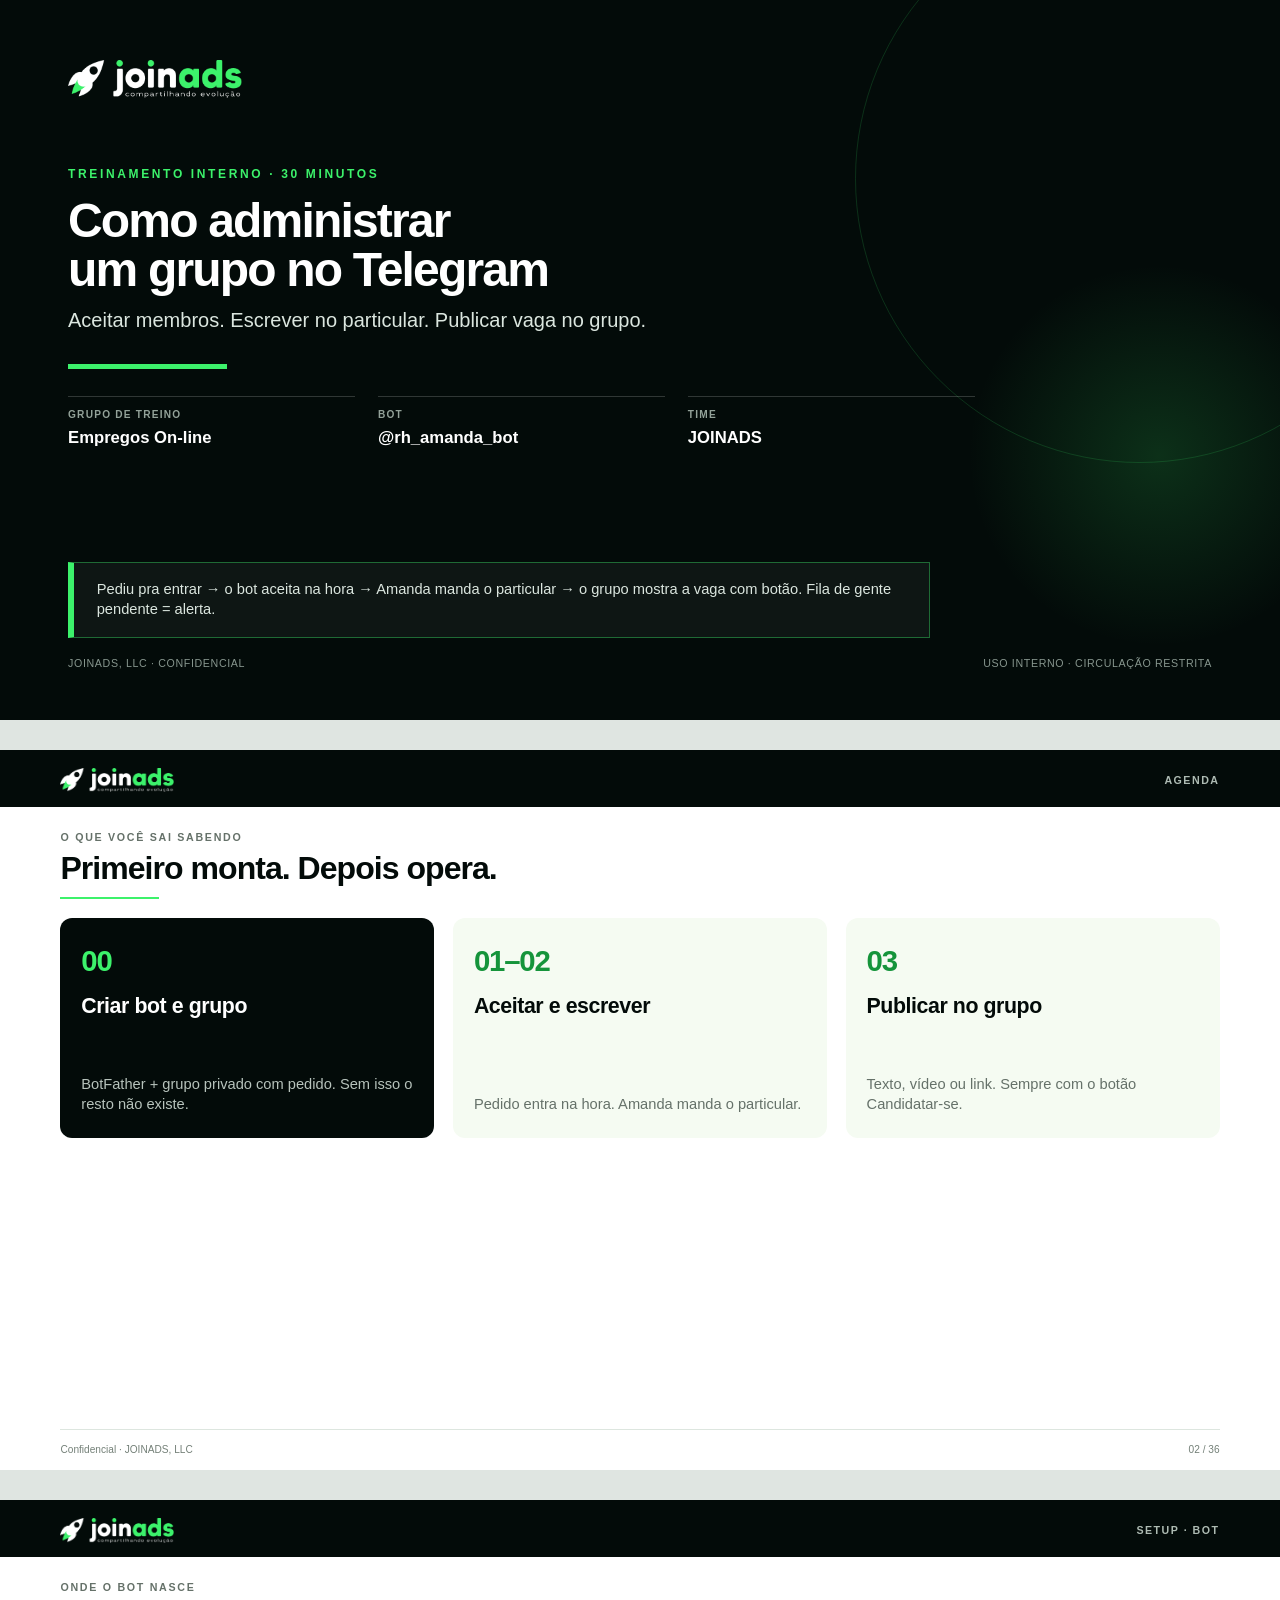
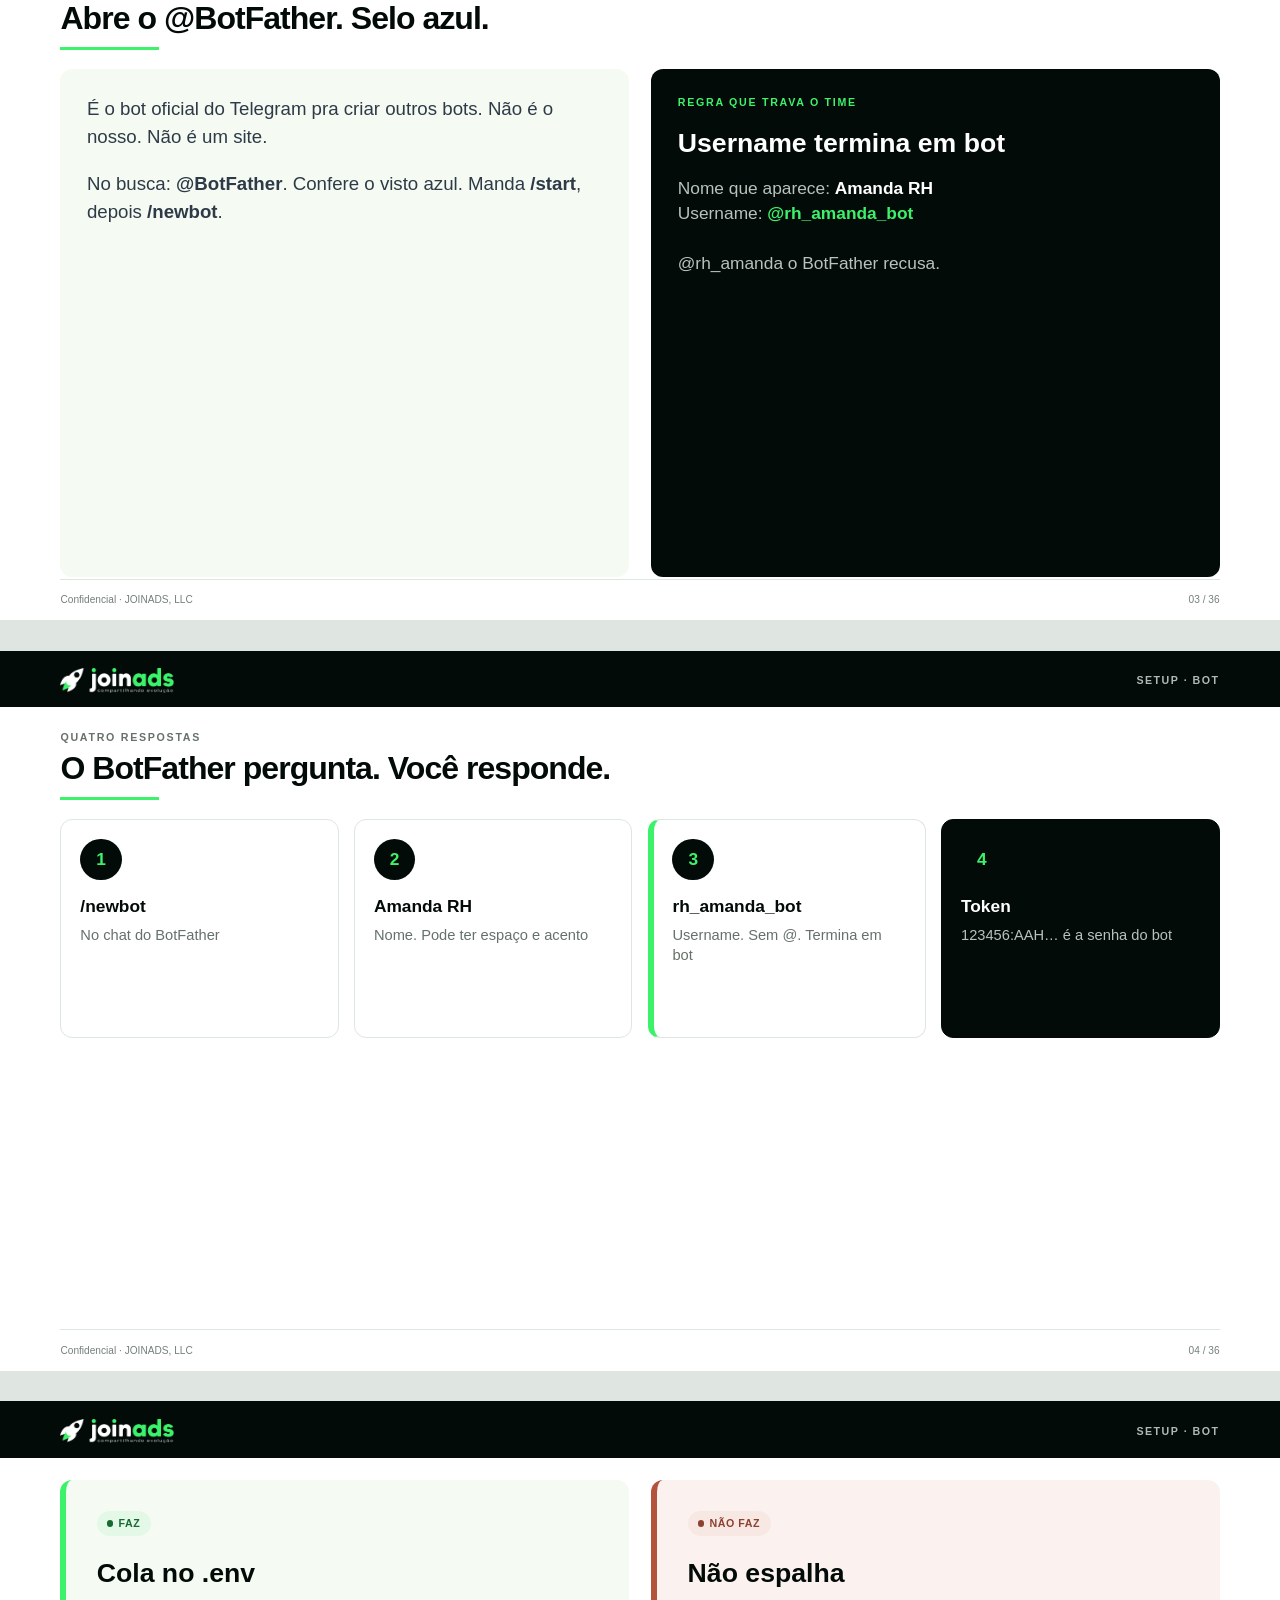
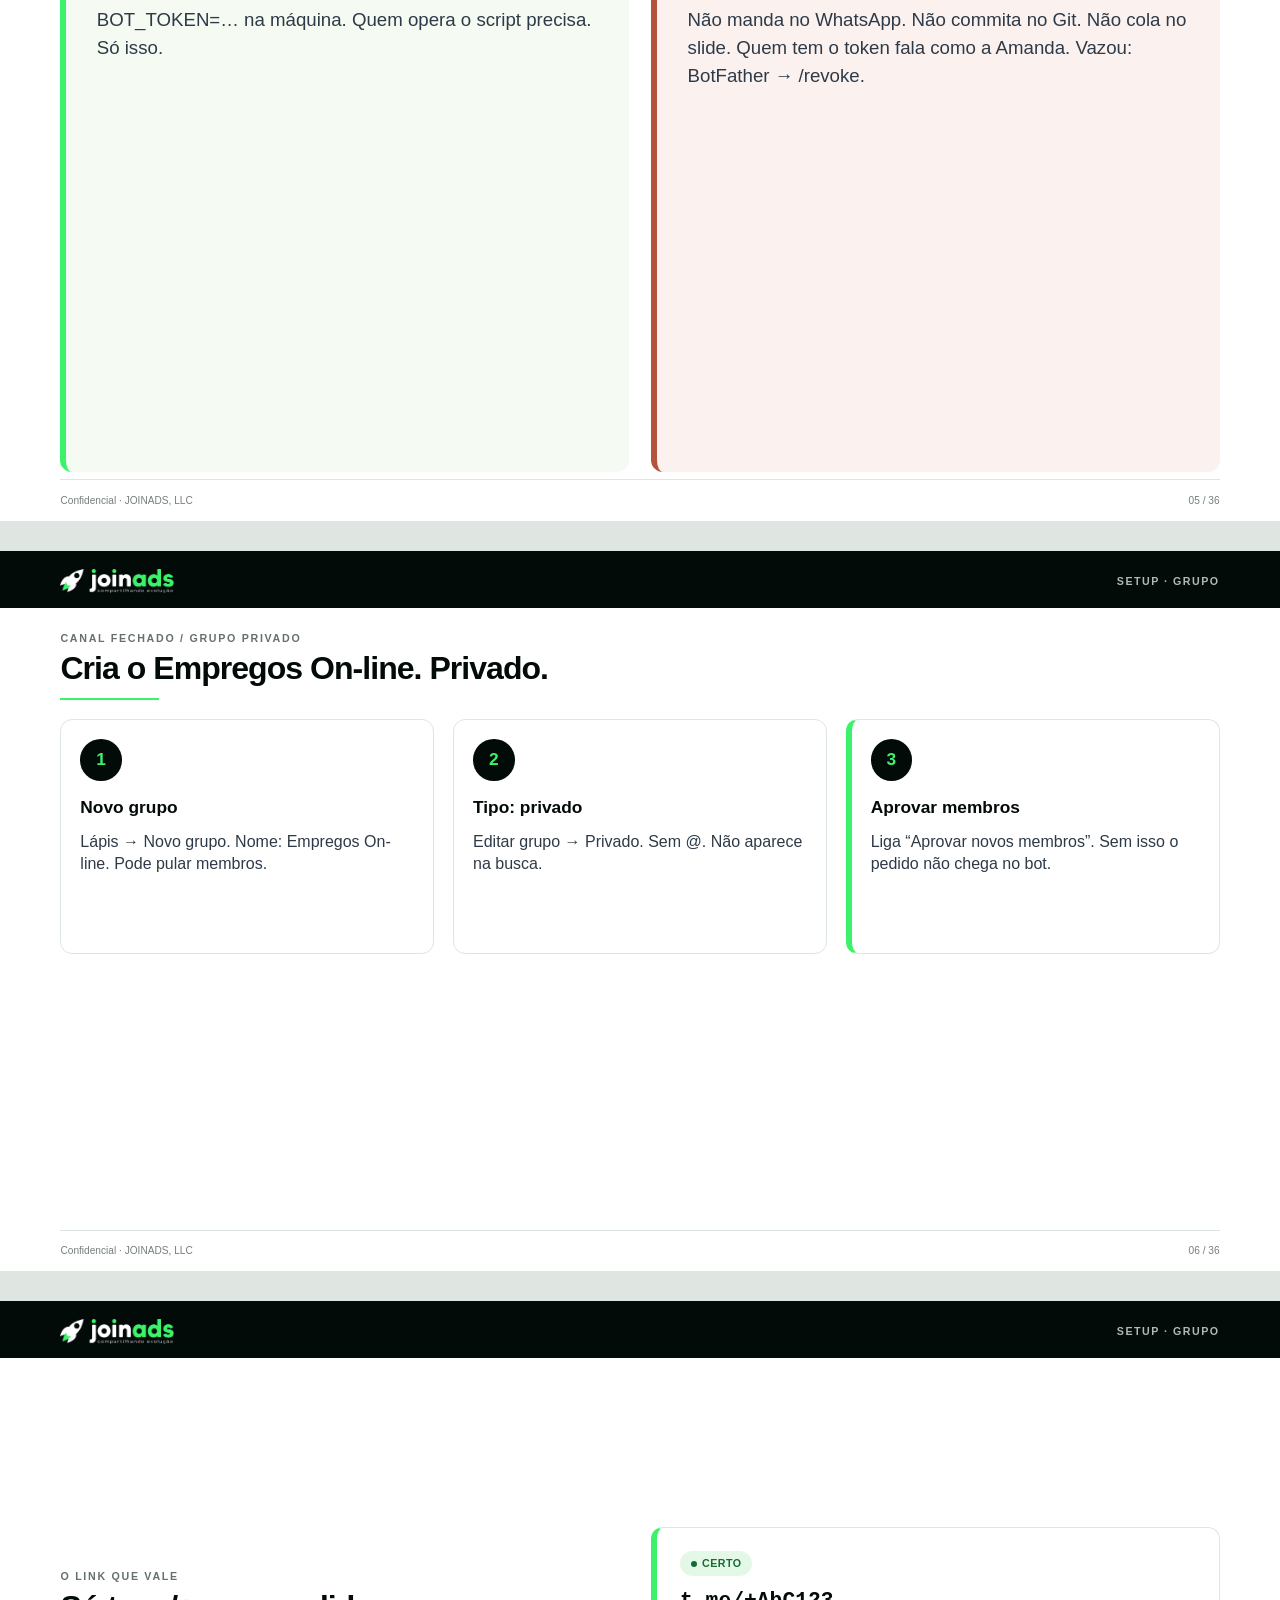
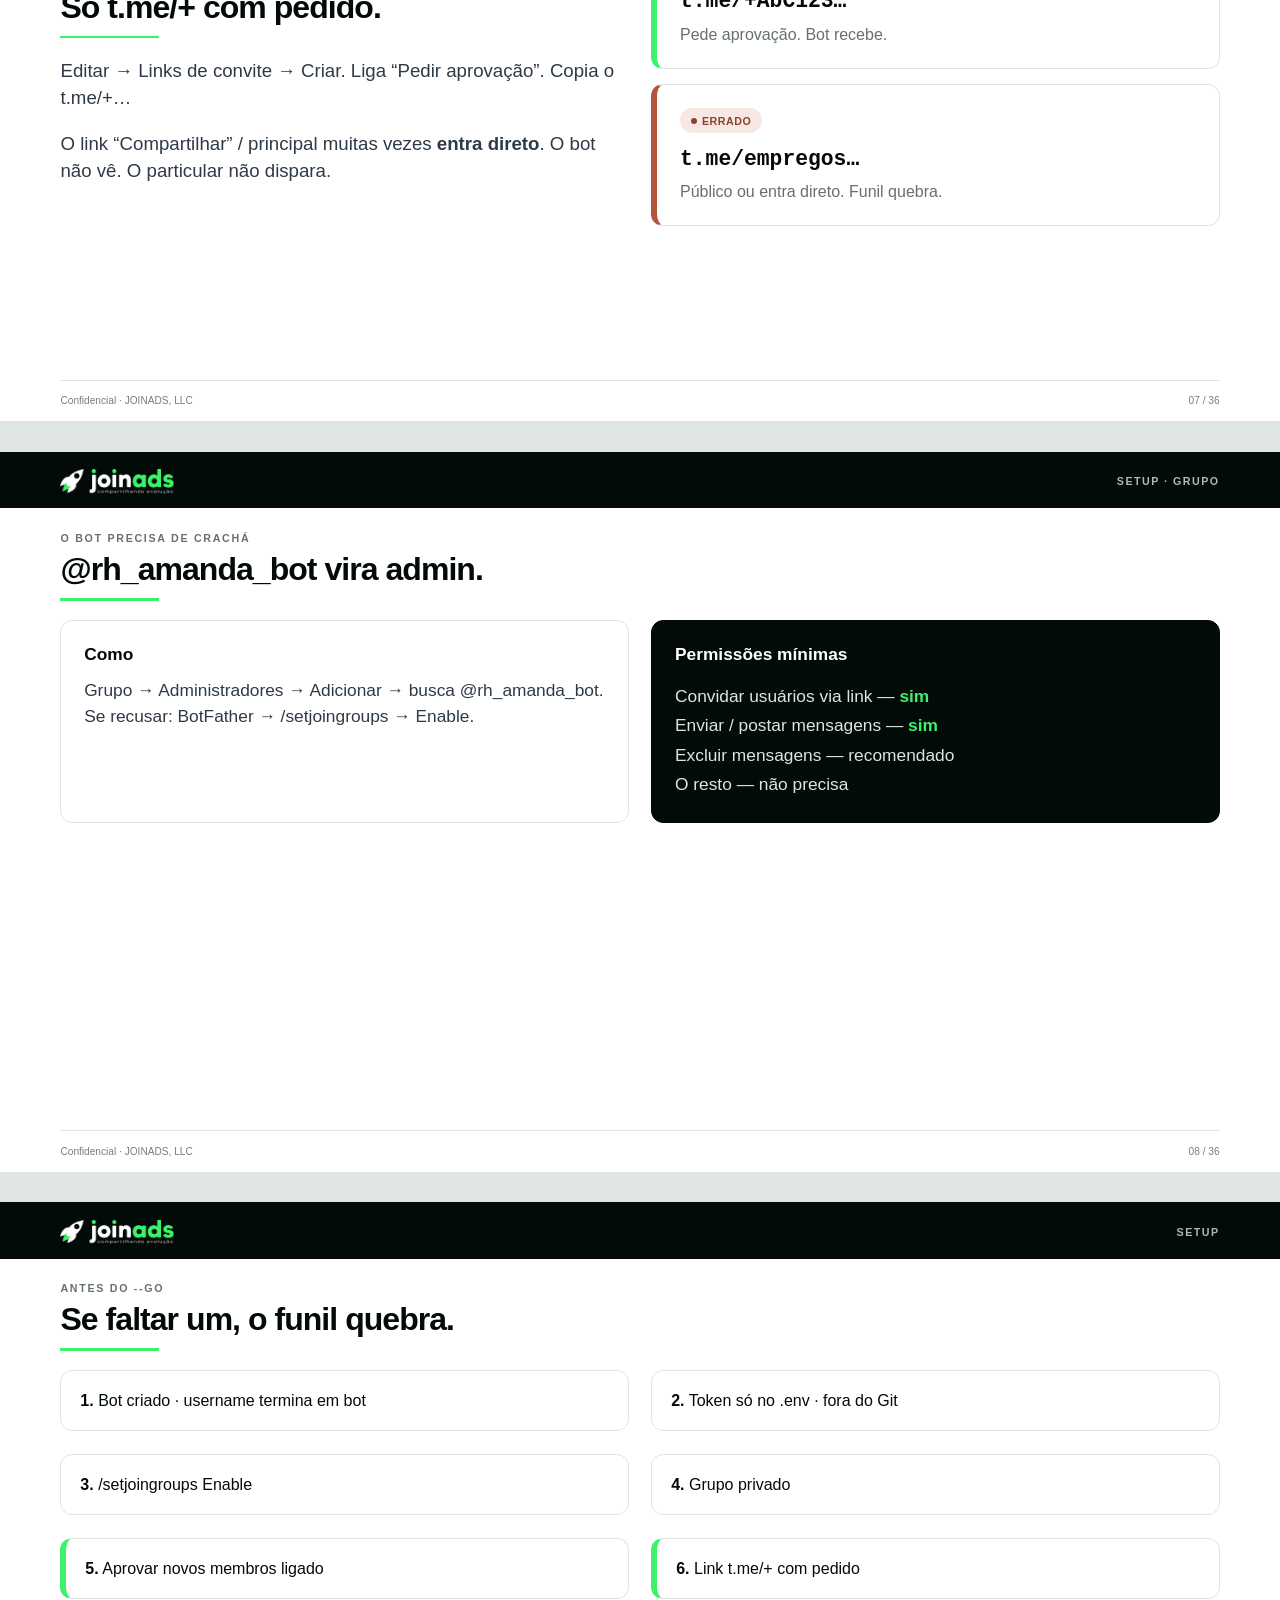
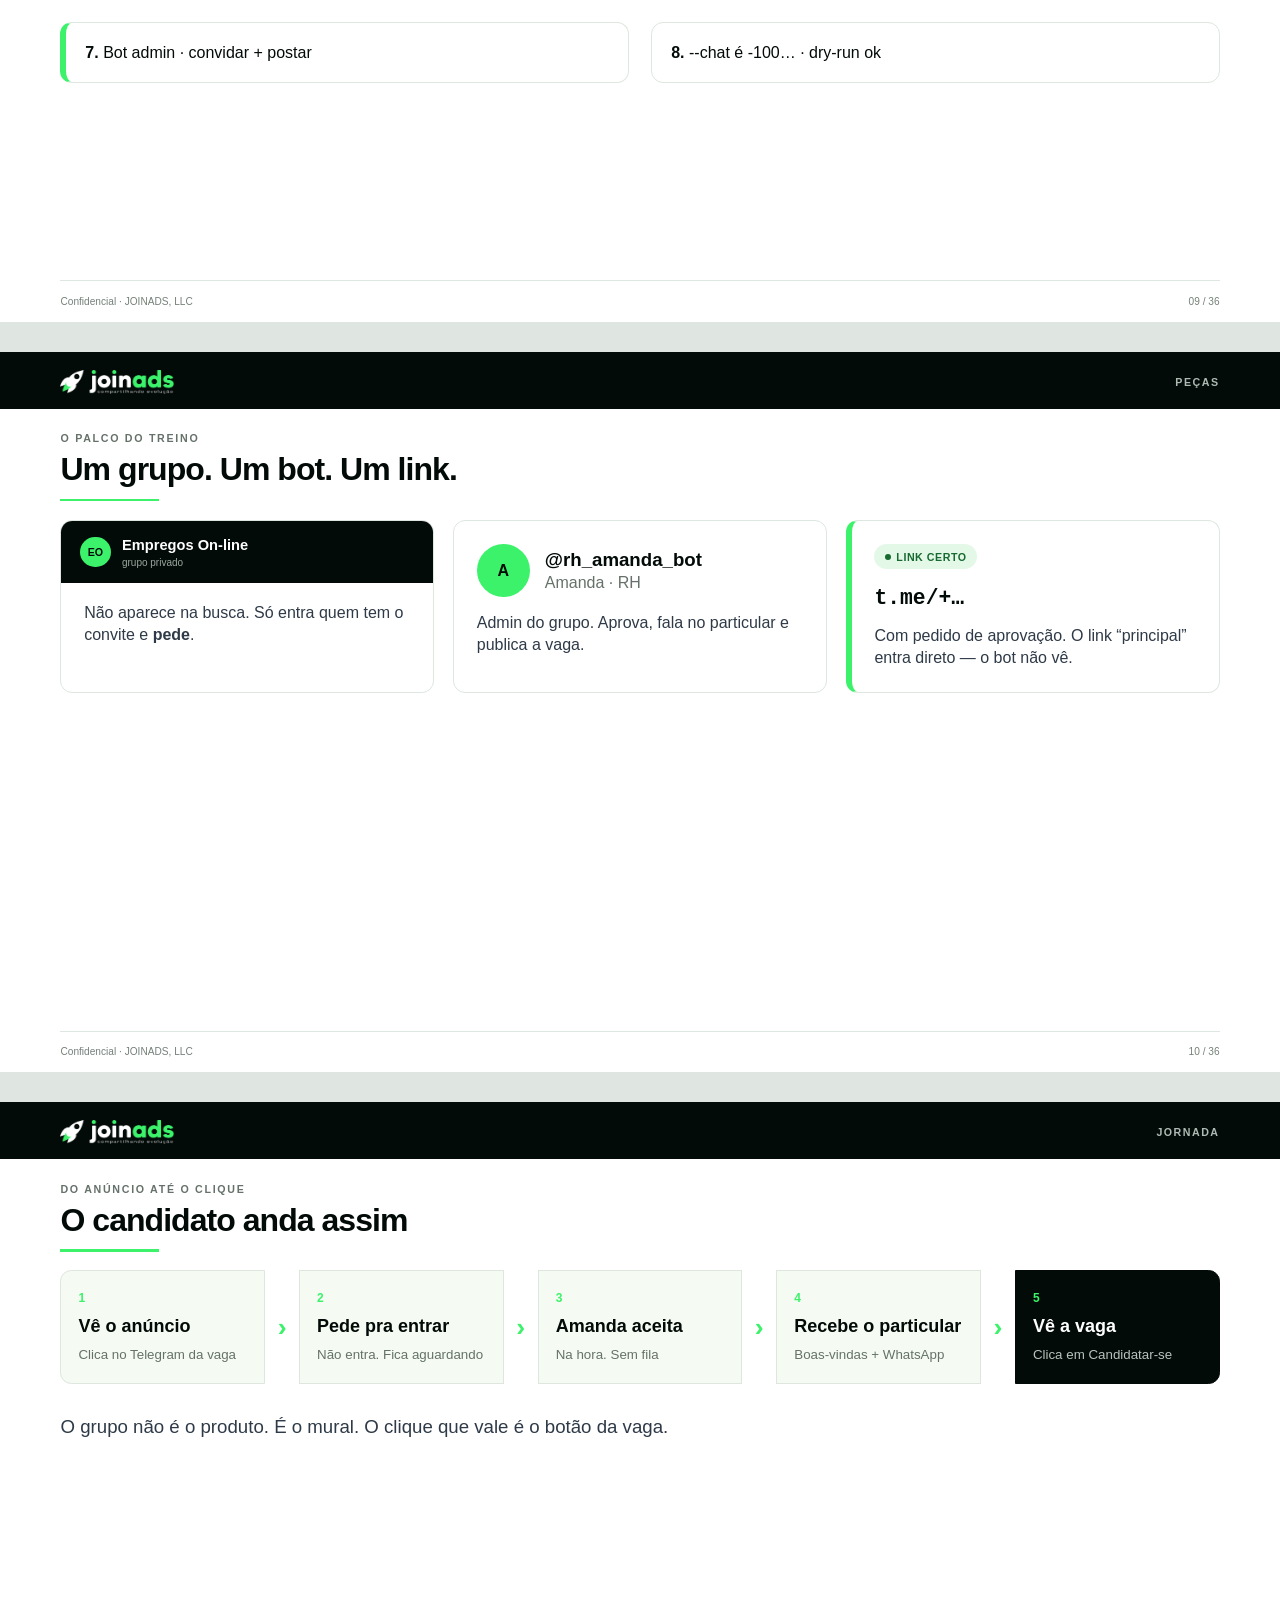
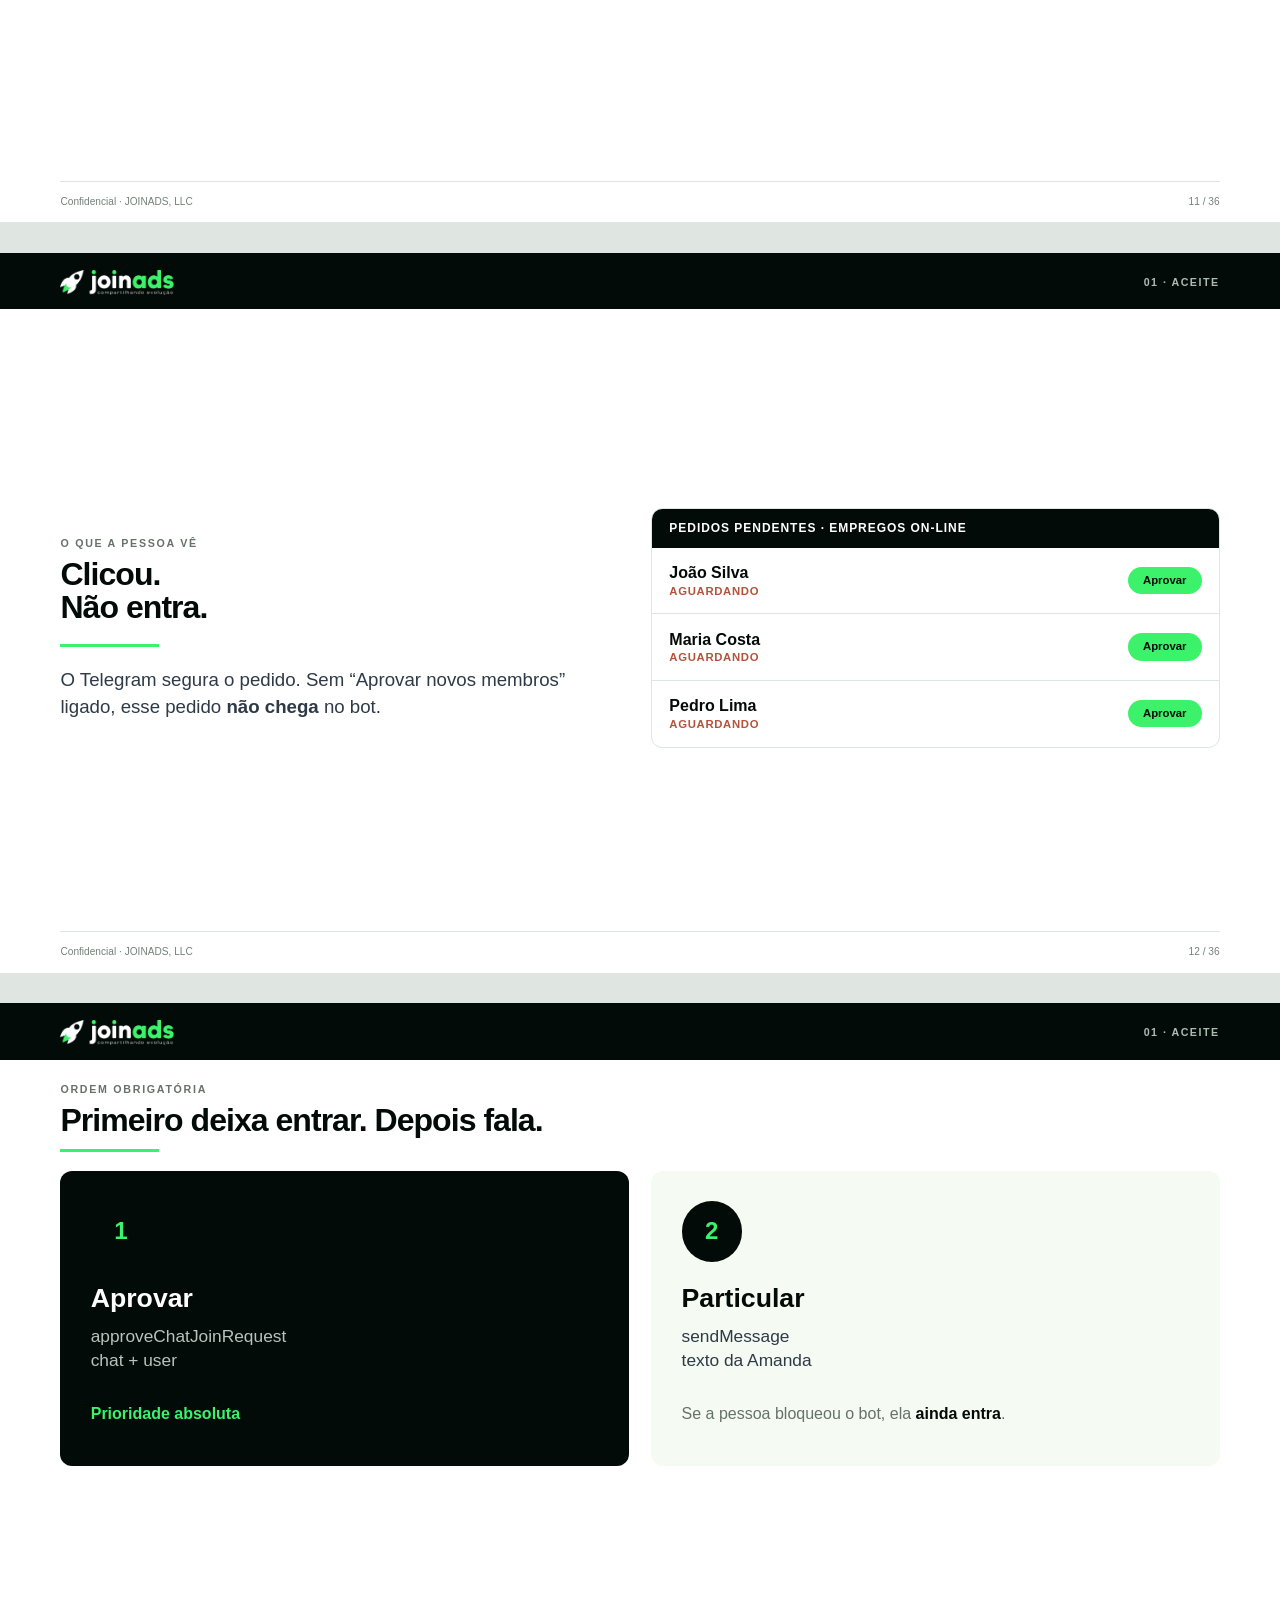
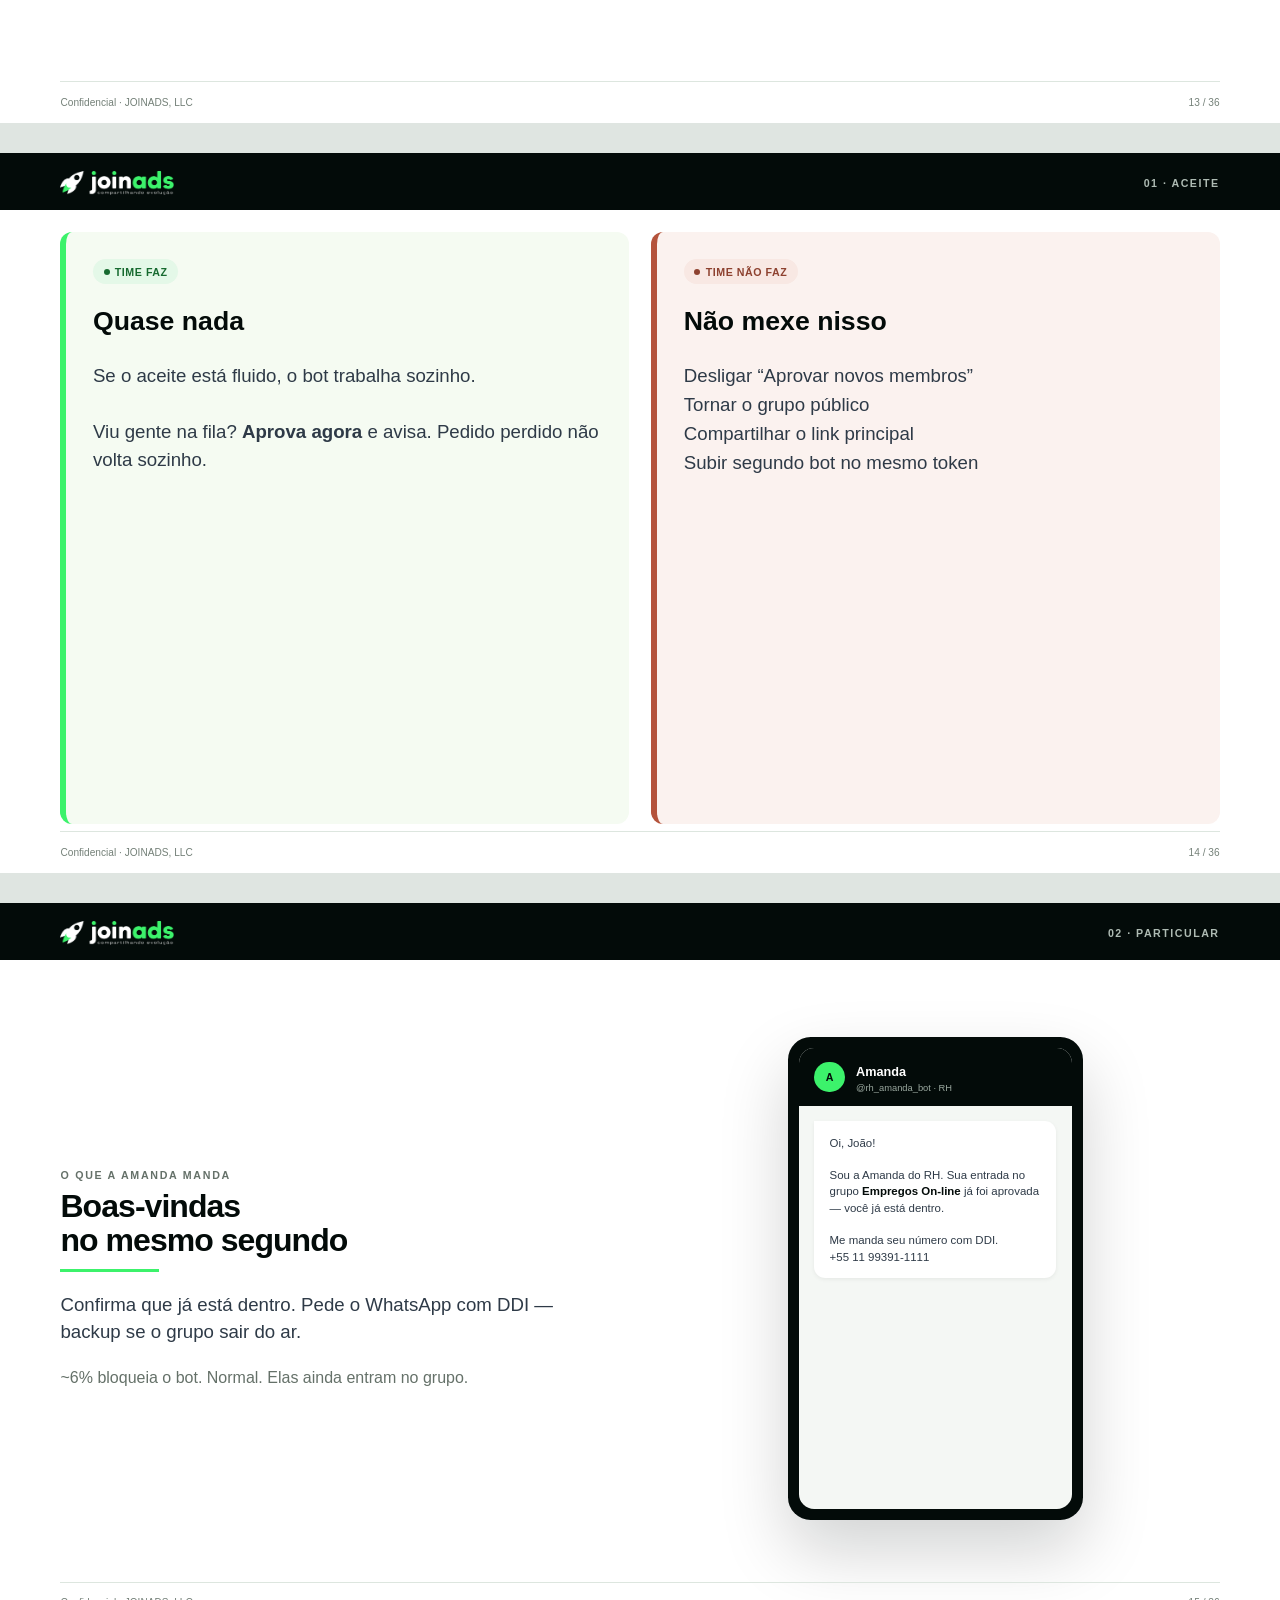
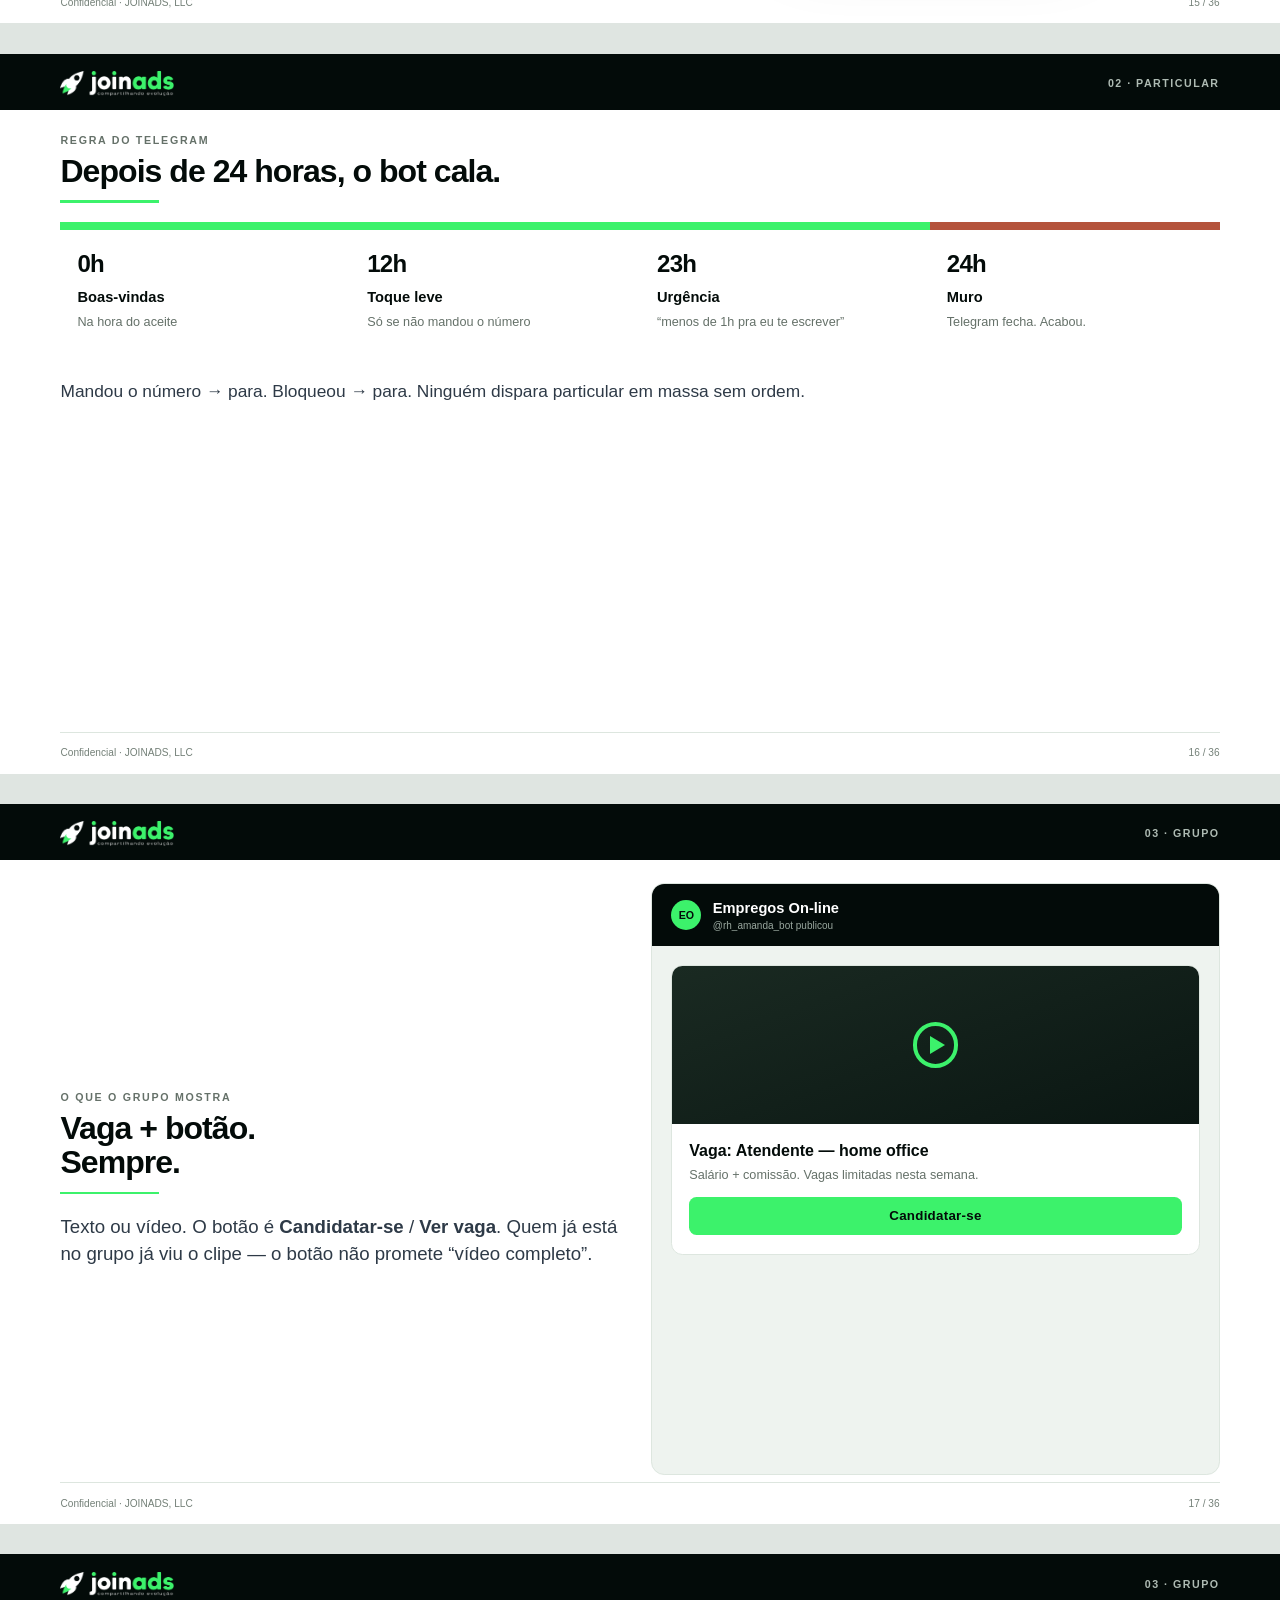
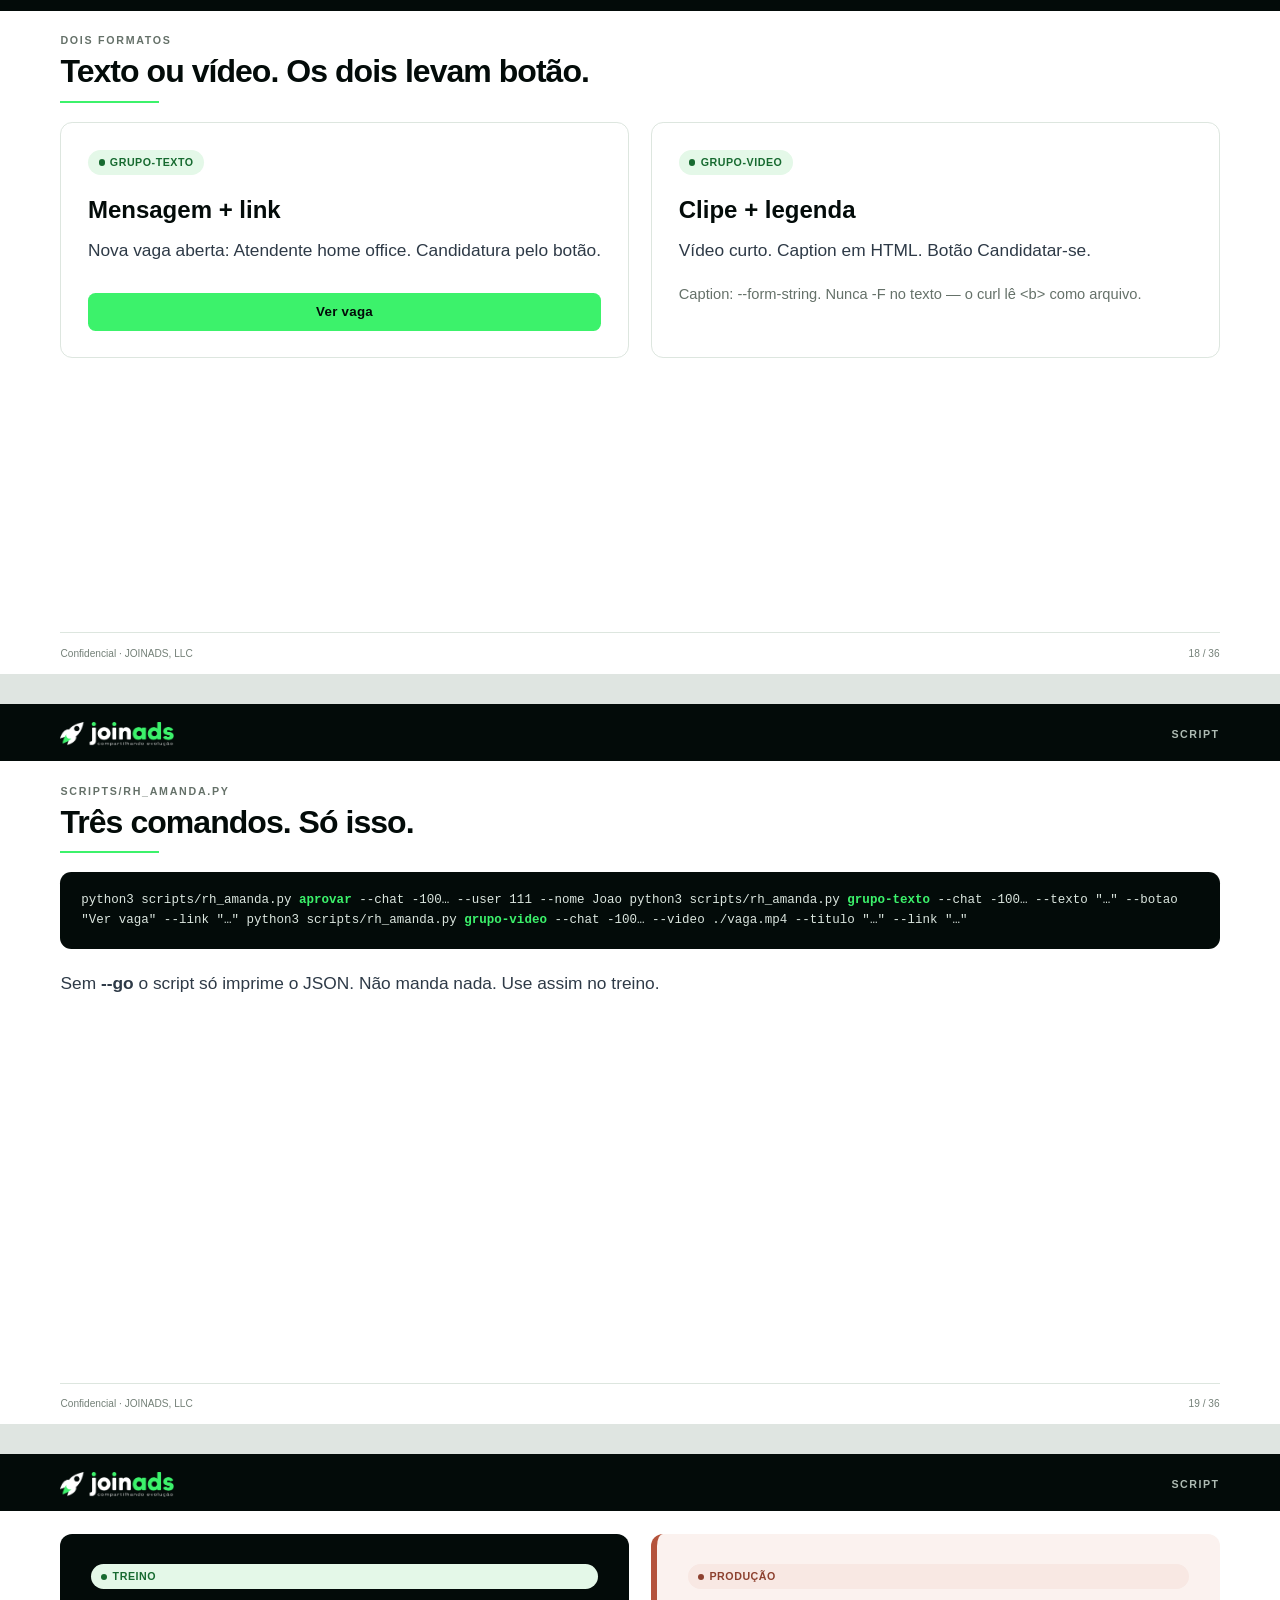
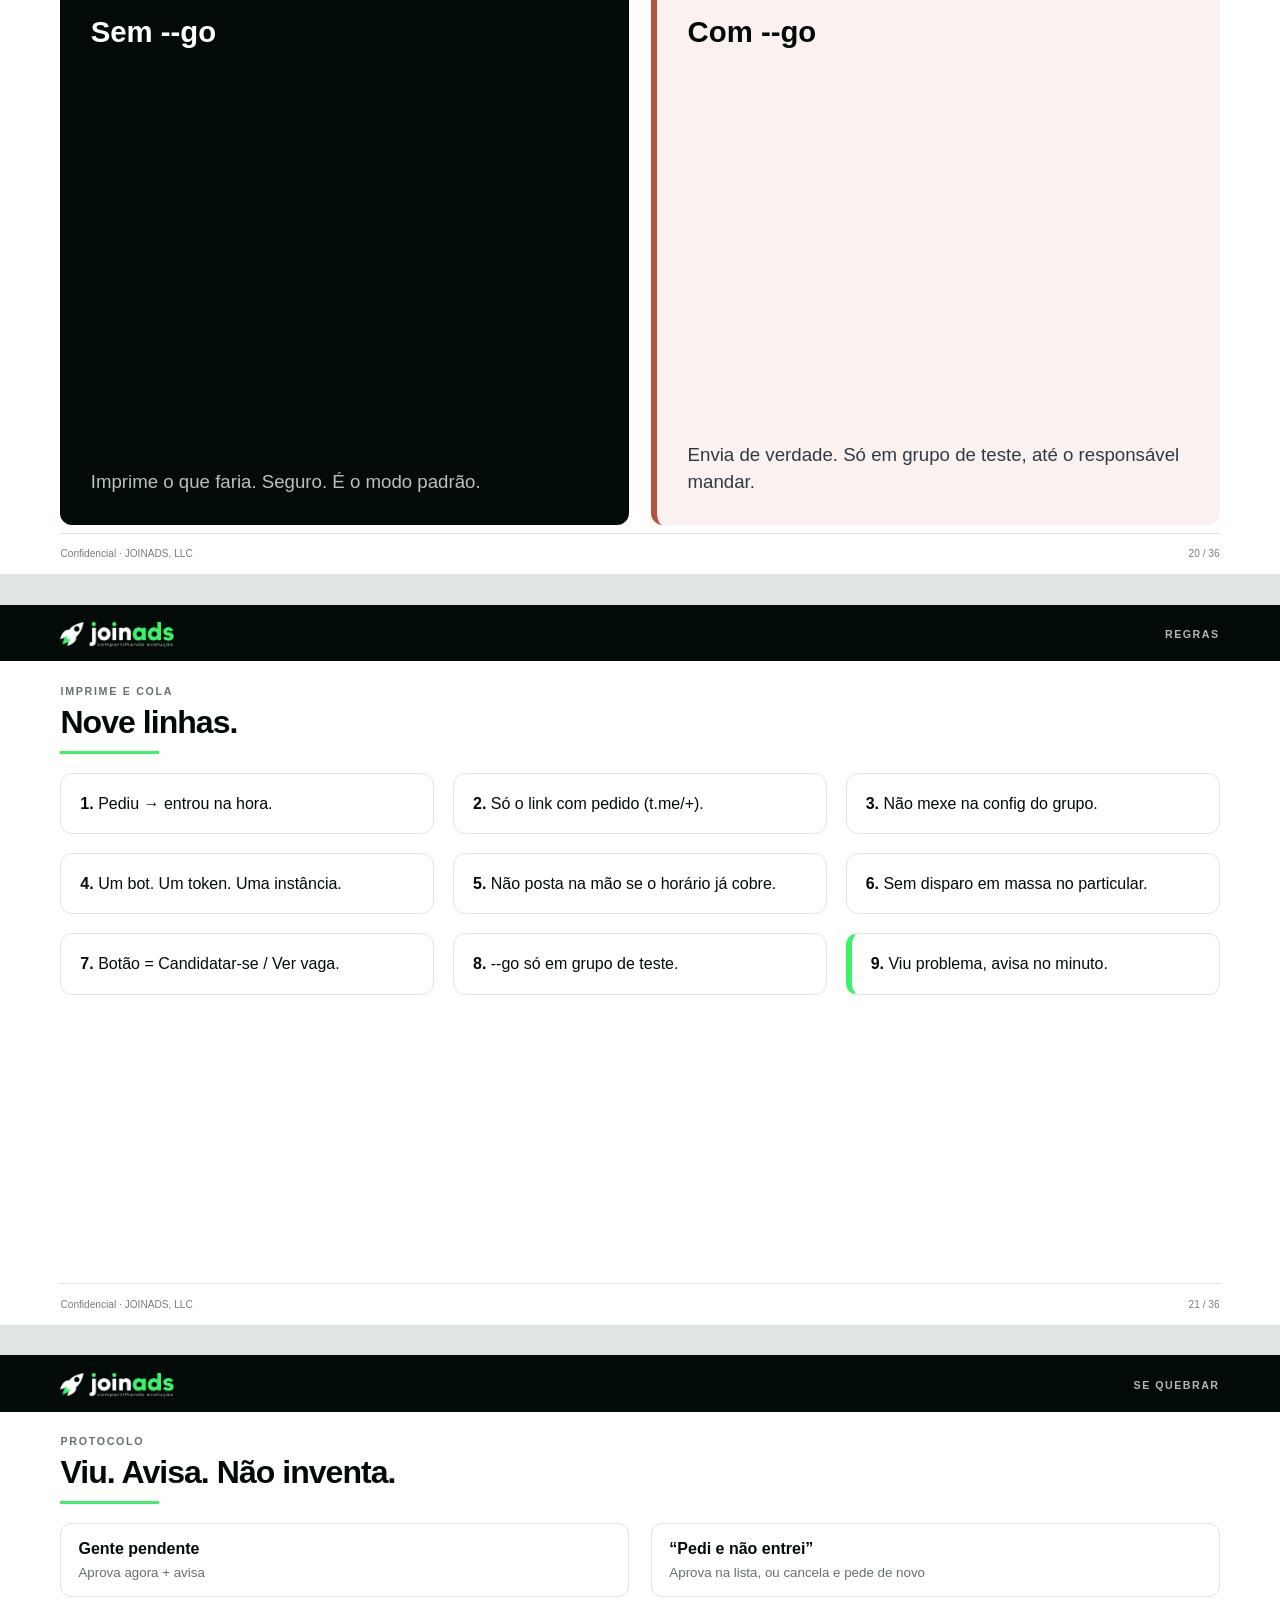
<file: apresentacao/slides.html>
<!DOCTYPE html>
<html lang="pt-BR">
<head>
<meta charset="UTF-8">
<title>JOINADS — Administração de grupos Telegram</title>
<style>
:root{
  --ink:#030b09;--slate:#2E3A47;--green:#3CF26B;--pale:#F5FBF2;--white:#fff;
  --alert:#B4533C;--muted:#657169;--line:#DDE6DF;--soft:#EDF3EF
}
*{box-sizing:border-box}
html,body{margin:0;padding:0;background:#dfe5e1;color:var(--ink);
  font-family:Arial,"Helvetica Neue",sans-serif;line-height:1.35;
  -webkit-print-color-adjust:exact;print-color-adjust:exact}
@page{size:338.67mm 190.5mm;margin:0}
.page{position:relative;width:338.67mm;height:190.5mm;margin:0 auto 8mm;overflow:hidden;page-break-after:always;background:#fff}
.page:last-child{page-break-after:auto}
.cover{background:var(--ink);color:#fff}
.cover:before{content:"";position:absolute;inset:-28mm -38mm auto auto;width:150mm;height:150mm;border:1px solid rgba(60,242,107,.16);border-radius:50%}
.cover:after{content:"";position:absolute;right:-22mm;bottom:16mm;width:108mm;height:108mm;background:radial-gradient(circle,rgba(60,242,107,.16),transparent 66%);border-radius:50%}
.cover-inner{position:relative;z-index:2;height:100%;padding:16mm 18mm 13mm;display:flex;flex-direction:column}
.brand-logo{width:46mm;height:auto;display:block}
.eyebrow{color:var(--green);font-size:9pt;font-weight:800;letter-spacing:.22em;text-transform:uppercase}
.cover .eyebrow{margin-top:18mm}
.cover h1{margin:4mm 0 3mm;font-size:36pt;line-height:1.02;letter-spacing:-.038em;font-weight:780}
.cover .subtitle{max-width:210mm;font-size:15pt;line-height:1.35;color:#dbe6df}
.cover-rule{width:42mm;height:1.4mm;margin:8mm 0 7mm;background:var(--green)}
.cover-meta{display:grid;grid-template-columns:1fr 1fr 1fr;gap:6mm;max-width:240mm}
.cover-meta .m{border-top:1px solid rgba(255,255,255,.18);padding-top:3mm}
.cover-meta .label{display:block;font-size:7.6pt;color:#93a299;text-transform:uppercase;letter-spacing:.12em;font-weight:700}
.cover-meta strong{display:block;margin-top:1.4mm;font-size:12.5pt;color:#fff}
.cover-disclaimer{margin-top:auto;max-width:228mm;padding:4.5mm 6mm;border:1px solid rgba(60,242,107,.38);border-left:1.6mm solid var(--green);background:rgba(255,255,255,.045);font-size:11pt;color:#dbe6df}
.cover-bottom{margin-top:5mm;display:flex;justify-content:space-between;color:#87968e;font-size:8pt;letter-spacing:.06em;text-transform:uppercase}

.header{position:absolute;z-index:5;left:0;right:0;top:0;height:15mm;padding:3.8mm 16mm 3mm;background:var(--ink);display:flex;align-items:center;justify-content:space-between;color:#dfe8e2}
.header img{width:30mm;height:auto}
.header .section{font-size:8pt;letter-spacing:.14em;text-transform:uppercase;font-weight:700;color:#aebbb3}
.footer{position:absolute;z-index:5;left:16mm;right:16mm;bottom:0;height:11mm;border-top:.25mm solid var(--line);display:flex;align-items:center;justify-content:space-between;color:#748078;font-size:7.6pt}
.content{position:absolute;left:16mm;right:16mm;top:21mm;bottom:13mm}
.kicker{color:var(--muted);font-size:8pt;font-weight:800;letter-spacing:.16em;text-transform:uppercase;margin-bottom:2mm}
h2{margin:0 0 2mm;font-size:24pt;line-height:1.06;letter-spacing:-.03em}
h3{margin:0 0 2mm;font-size:13pt}
p{margin:0}
.rule{height:.7mm;width:26mm;background:var(--green);margin:3mm 0 5mm}
.g2{display:grid;grid-template-columns:1fr 1fr;gap:6mm;align-items:stretch}
.g3{display:grid;grid-template-columns:repeat(3,1fr);gap:5mm}
.g4{display:grid;grid-template-columns:repeat(4,1fr);gap:4mm}
.card{border:.25mm solid var(--line);border-radius:3.2mm;padding:5mm;background:#fff}
.soft{background:var(--pale)}
.dark{background:var(--ink);border-color:var(--ink);color:#fff}
.alert{border-left:1.6mm solid var(--alert)}
.go{border-left:1.6mm solid var(--green)}
.n{width:11mm;height:11mm;border-radius:50%;display:inline-flex;align-items:center;justify-content:center;background:var(--ink);color:var(--green);font-weight:800;font-size:13pt;flex-shrink:0}
.n.lg{width:16mm;height:16mm;font-size:18pt}
.muted{color:var(--muted)}
.slate{color:var(--slate)}
.chip{display:inline-flex;align-items:center;gap:1.4mm;padding:1.4mm 2.8mm;border-radius:99mm;font-size:8pt;font-weight:800;letter-spacing:.05em;text-transform:uppercase}
.chip:before{content:"";width:1.6mm;height:1.6mm;border-radius:50%;background:currentColor}
.ok{color:#176a30;background:#e4f8e8}
.no{color:#8d412f;background:#f8e8e3}

/* visual journey */
.journey{display:flex;align-items:stretch;gap:0}
.j-step{flex:1;background:var(--pale);border:.25mm solid var(--line);padding:5mm 4.5mm;position:relative}
.j-step:first-child{border-radius:3mm 0 0 3mm}
.j-step:last-child{border-radius:0 3mm 3mm 0;background:var(--ink);color:#fff;border-color:var(--ink)}
.j-step .idx{display:block;font-size:9pt;font-weight:800;letter-spacing:.14em;text-transform:uppercase;color:var(--green);margin-bottom:2mm}
.j-step h3{font-size:13.5pt}
.j-step p{font-size:10pt;color:var(--muted);margin-top:1.5mm;line-height:1.35}
.j-step:last-child p{color:#b7c3bc}
.j-arrow{width:9mm;display:flex;align-items:center;justify-content:center;color:var(--green);font-size:20pt;font-weight:800;flex-shrink:0}

/* phone */
.phone{width:78mm;height:128mm;background:var(--ink);border-radius:6mm;padding:3mm;box-shadow:0 8mm 18mm rgba(3,11,9,.18)}
.phone-screen{height:100%;background:#f4f7f4;border-radius:4mm;overflow:hidden;display:flex;flex-direction:column}
.phone-bar{background:var(--ink);color:#fff;padding:3.2mm 4mm;display:flex;align-items:center;gap:3mm}
.ava{width:8mm;height:8mm;border-radius:50%;background:var(--green);color:var(--ink);font-weight:800;display:flex;align-items:center;justify-content:center;font-size:8pt}
.phone-bar .who{font-size:9.5pt;font-weight:700}
.phone-bar .sub{display:block;font-size:7pt;color:#9aa89f;font-weight:400}
.bubble{margin:4mm;background:#fff;border-radius:0 3mm 3mm 3mm;padding:3.5mm 4mm;font-size:8.6pt;line-height:1.42;color:var(--slate);box-shadow:0 .4mm 1.2mm rgba(3,11,9,.06)}
.bubble strong{color:var(--ink)}

/* telegram group mock */
.tg{background:#eef3ef;border-radius:3.5mm;overflow:hidden;border:.25mm solid var(--line);height:100%}
.tg-head{background:var(--ink);color:#fff;padding:3.5mm 5mm;display:flex;align-items:center;gap:3mm}
.tg-head .who{font-size:11pt;font-weight:700}
.tg-head .sub{display:block;font-size:7.5pt;color:#9aa89f;font-weight:400}
.tg-body{padding:5mm}
.post{background:#fff;border-radius:3mm;overflow:hidden;border:.25mm solid var(--line)}
.vid{height:42mm;background:linear-gradient(160deg,#1a2a22,#0a1612);display:flex;align-items:center;justify-content:center}
.play{width:12mm;height:12mm;border-radius:50%;border:1.1mm solid var(--green);display:flex;align-items:center;justify-content:center}
.play i{display:block;width:0;height:0;border-left:4.2mm solid var(--green);border-top:2.6mm solid transparent;border-bottom:2.6mm solid transparent;margin-left:1mm}
.post-copy{padding:4mm 4.5mm 5mm}
.post-copy h4{margin:0 0 1.5mm;font-size:12pt}
.post-copy p{font-size:9.5pt;color:var(--muted)}
.cta{margin-top:3.5mm;display:block;text-align:center;background:var(--green);color:var(--ink);font-weight:800;padding:2.6mm;border-radius:2mm;font-size:10pt;letter-spacing:.02em}

/* pending list */
.pend{background:#fff;border:.25mm solid var(--line);border-radius:3mm;overflow:hidden}
.pend-h{background:var(--ink);color:#fff;padding:3mm 4.5mm;font-size:9pt;font-weight:700;letter-spacing:.08em;text-transform:uppercase}
.pend-row{display:flex;align-items:center;justify-content:space-between;padding:3.8mm 4.5mm;border-bottom:.25mm solid var(--line)}
.pend-row:last-child{border:0}
.pend-row .nm{font-weight:700}
.pend-row .st{font-size:8.5pt;color:var(--alert);font-weight:800;text-transform:uppercase;letter-spacing:.06em}
.btn-ok{background:var(--green);color:var(--ink);font-weight:800;border:0;border-radius:99mm;padding:1.6mm 4mm;font-size:8.5pt}

.tile{padding:6mm 5.5mm;border-radius:3.2mm;min-height:58mm;display:flex;flex-direction:column}
.tile .idx{font-size:22pt;font-weight:800;letter-spacing:-.04em;color:var(--green);margin-bottom:3mm}
.tile h3{font-size:16pt;letter-spacing:-.02em}
.tile p{margin-top:auto;padding-top:4mm;font-size:11pt;color:var(--muted);line-height:1.4}
.tile.dark p{color:#b7c3bc}

.tl{display:grid;grid-template-columns:repeat(4,1fr);gap:0;margin-top:2mm}
.tl .cell{padding:5mm 4.5mm;border-top:2.2mm solid var(--line);position:relative}
.tl .cell:first-child{border-top-color:var(--green)}
.tl .cell.on{border-top-color:var(--green)}
.tl .cell.wall{border-top-color:var(--alert)}
.tl .t{display:block;font-size:18pt;font-weight:800;letter-spacing:-.03em}
.tl .l{display:block;margin-top:2mm;font-size:11pt;font-weight:700}
.tl .d{display:block;margin-top:1.5mm;font-size:9.5pt;color:var(--muted);line-height:1.35}

.quote{font-size:20pt;line-height:1.32;font-weight:750;letter-spacing:-.02em;max-width:280mm}
.sig{margin-top:8mm;background:var(--ink);border-radius:3mm;padding:7mm 8mm;display:grid;grid-template-columns:48mm 1fr;gap:8mm;align-items:center;color:#fff}
.sig img{width:42mm}
.sig .line{border-bottom:.25mm solid rgba(255,255,255,.35);padding-bottom:3mm;margin-bottom:2.5mm}
.sig strong{font-size:14pt}
.sig p{color:#b7c3bc;font-size:10pt}
.cmd{font-family:"Courier New",Courier,monospace;font-size:9.4pt;line-height:1.55;background:var(--ink);color:#dbe6df;padding:5mm 5.5mm;border-radius:3mm}
.cmd b{color:var(--green);font-weight:700}
.dot{width:2.2mm;height:2.2mm;border-radius:50%;background:var(--green);display:inline-block;margin-right:2mm}
.status-bar{display:flex;gap:12px;align-items:center;flex-wrap:wrap}
.ui{display:grid;grid-template-columns:42mm 1fr;border:.25mm solid rgba(255,255,255,.08);border-radius:2.4mm;overflow:hidden;min-height:92mm;background:#08090a;color:#f7f8f8}
.ui-side{background:#0f1011;color:#8a8f98;padding:4mm 3.5mm}
.ui-side .logo{font-size:8pt;font-weight:600;color:#3CF26B;letter-spacing:.12em;margin-bottom:4mm}
.ui-side .item{font-size:8pt;padding:2mm 2.4mm;border-radius:1.4mm;margin-bottom:.6mm;color:#8a8f98}
.ui-side .item.on{background:rgba(255,255,255,.05);color:#f7f8f8;font-weight:500}
.ui-main{padding:4.5mm 5mm;background:#08090a;color:#f7f8f8}
.ui-h{font-size:12pt;font-weight:500;letter-spacing:-.02em;margin:0 0 1mm;color:#f7f8f8}
.ui-s{font-size:8pt;color:#8a8f98;margin:0 0 3.5mm}
.ui-field{margin-bottom:2.4mm}
.ui-lab{display:block;font-size:7pt;font-weight:500;letter-spacing:.06em;color:#8a8f98;margin-bottom:.7mm}
.ui-inp{border:.25mm solid rgba(255,255,255,.08);background:rgba(255,255,255,.02);border-radius:1.2mm;padding:1.8mm 2.4mm;font-size:8.5pt;color:#f7f8f8}
.ui-btn{display:inline-block;background:var(--green);color:var(--ink);font-weight:600;font-size:8pt;padding:1.5mm 3mm;border-radius:1.2mm}
.ui-btn.ghost{background:transparent;border:.25mm solid rgba(255,255,255,.08);color:#d0d6e0}
.ui-row{display:flex;justify-content:space-between;align-items:center;border:0;border-bottom:.25mm solid rgba(255,255,255,.05);border-radius:0;padding:2.2mm 0;background:transparent;margin-bottom:0;font-size:8.5pt;color:#f7f8f8}
.ui .muted{color:#8a8f98}
@media print{html,body{background:#fff}.page{margin:0}}
</style>
</head>
<body>

<!-- 01 -->
<section class="page cover">
  <div class="cover-inner">
    <img class="brand-logo" src="joinads-logo.png" alt="JOINADS">
    <div class="eyebrow">Treinamento interno · 30 minutos</div>
    <h1>Como administrar<br>um grupo no Telegram</h1>
    <p class="subtitle">Aceitar membros. Escrever no particular. Publicar vaga no grupo.</p>
    <div class="cover-rule"></div>
    <div class="cover-meta">
      <div class="m"><span class="label">Grupo de treino</span><strong>Empregos On-line</strong></div>
      <div class="m"><span class="label">Bot</span><strong>@rh_amanda_bot</strong></div>
      <div class="m"><span class="label">Time</span><strong>JOINADS</strong></div>
    </div>
    <div class="cover-disclaimer">Pediu pra entrar → o bot aceita na hora → Amanda manda o particular → o grupo mostra a vaga com botão. Fila de gente pendente = alerta.</div>
    <div class="cover-bottom"><span>JOINADS, LLC · Confidencial</span><span>Uso interno · circulação restrita</span></div>
  </div>
</section>

<!-- 02 -->
<section class="page">
  <div class="header"><img src="joinads-logo.png" alt="JOINADS"><span class="section">Agenda</span></div>
  <div class="content">
    <div class="kicker">O que você sai sabendo</div>
    <h2>Primeiro monta. Depois opera.</h2>
    <div class="rule"></div>
    <div class="g3">
      <div class="tile dark">
        <span class="idx">00</span>
        <h3>Criar bot e grupo</h3>
        <p>BotFather + grupo privado com pedido. Sem isso o resto não existe.</p>
      </div>
      <div class="tile soft">
        <span class="idx" style="color:#15943b">01–02</span>
        <h3>Aceitar e escrever</h3>
        <p>Pedido entra na hora. Amanda manda o particular.</p>
      </div>
      <div class="tile soft">
        <span class="idx" style="color:#15943b">03</span>
        <h3>Publicar no grupo</h3>
        <p>Texto, vídeo ou link. Sempre com o botão Candidatar-se.</p>
      </div>
    </div>
  </div>
  <div class="footer"><span>Confidencial · JOINADS, LLC</span><span>02 / 36</span></div>
</section>

<!-- 03 BotFather -->
<section class="page">
  <div class="header"><img src="joinads-logo.png" alt="JOINADS"><span class="section">Setup · Bot</span></div>
  <div class="content">
    <div class="kicker">Onde o bot nasce</div>
    <h2>Abre o @BotFather. Selo azul.</h2>
    <div class="rule"></div>
    <div class="g2" style="height:calc(100% - 22mm)">
      <div class="soft" style="border-radius:3.2mm;padding:7mm">
        <p class="slate" style="font-size:14pt;line-height:1.5">É o bot oficial do Telegram pra criar outros bots. Não é o nosso. Não é um site.</p>
        <p class="slate" style="margin-top:5mm;font-size:14pt;line-height:1.5">No busca: <strong>@BotFather</strong>. Confere o visto azul. Manda <strong>/start</strong>, depois <strong>/newbot</strong>.</p>
      </div>
      <div class="dark" style="border-radius:3.2mm;padding:7mm">
        <div class="kicker" style="color:#3CF26B">Regra que trava o time</div>
        <h3 style="margin-top:4mm;font-size:20pt;color:#fff">Username termina em bot</h3>
        <p style="color:#b7c3bc;margin-top:4mm;font-size:13pt;line-height:1.45">Nome que aparece: <strong style="color:#fff">Amanda RH</strong><br>Username: <strong style="color:#3CF26B">@rh_amanda_bot</strong><br><br>@rh_amanda o BotFather recusa.</p>
      </div>
    </div>
  </div>
  <div class="footer"><span>Confidencial · JOINADS, LLC</span><span>03 / 36</span></div>
</section>

<!-- 04 /newbot -->
<section class="page">
  <div class="header"><img src="joinads-logo.png" alt="JOINADS"><span class="section">Setup · Bot</span></div>
  <div class="content">
    <div class="kicker">Quatro respostas</div>
    <h2>O BotFather pergunta. Você responde.</h2>
    <div class="rule"></div>
    <div class="g4">
      <div class="card" style="min-height:58mm"><span class="n">1</span><h3 style="margin-top:4mm">/newbot</h3><p class="muted" style="margin-top:2mm;font-size:11pt">No chat do BotFather</p></div>
      <div class="card" style="min-height:58mm"><span class="n">2</span><h3 style="margin-top:4mm">Amanda RH</h3><p class="muted" style="margin-top:2mm;font-size:11pt">Nome. Pode ter espaço e acento</p></div>
      <div class="card go" style="min-height:58mm"><span class="n">3</span><h3 style="margin-top:4mm">rh_amanda_bot</h3><p class="muted" style="margin-top:2mm;font-size:11pt">Username. Sem @. Termina em bot</p></div>
      <div class="card dark" style="min-height:58mm"><span class="n">4</span><h3 style="margin-top:4mm;color:#fff">Token</h3><p style="margin-top:2mm;font-size:11pt;color:#b7c3bc">123456:AAH… é a senha do bot</p></div>
    </div>
  </div>
  <div class="footer"><span>Confidencial · JOINADS, LLC</span><span>04 / 36</span></div>
</section>

<!-- 05 token -->
<section class="page">
  <div class="header"><img src="joinads-logo.png" alt="JOINADS"><span class="section">Setup · Bot</span></div>
  <div class="content">
    <div class="g2" style="height:100%">
      <div class="go" style="border-radius:3.2mm;padding:8mm;background:var(--pale)">
        <span class="chip ok">faz</span>
        <h3 style="margin:5mm 0 4mm;font-size:20pt">Cola no .env</h3>
        <p class="slate" style="font-size:14pt;line-height:1.5">BOT_TOKEN=… na máquina. Quem opera o script precisa. Só isso.</p>
      </div>
      <div class="alert" style="border-radius:3.2mm;padding:8mm;background:#fbf2ef">
        <span class="chip no">não faz</span>
        <h3 style="margin:5mm 0 4mm;font-size:20pt">Não espalha</h3>
        <p class="slate" style="font-size:14pt;line-height:1.5">Não manda no WhatsApp. Não commita no Git. Não cola no slide. Quem tem o token fala como a Amanda. Vazou: BotFather → /revoke.</p>
      </div>
    </div>
  </div>
  <div class="footer"><span>Confidencial · JOINADS, LLC</span><span>05 / 36</span></div>
</section>

<!-- 06 grupo -->
<section class="page">
  <div class="header"><img src="joinads-logo.png" alt="JOINADS"><span class="section">Setup · Grupo</span></div>
  <div class="content">
    <div class="kicker">Canal fechado / grupo privado</div>
    <h2>Cria o Empregos On-line. Privado.</h2>
    <div class="rule"></div>
    <div class="g3">
      <div class="card" style="min-height:62mm"><span class="n">1</span><h3 style="margin-top:4mm">Novo grupo</h3><p class="slate" style="margin-top:3mm;font-size:12pt;line-height:1.4">Lápis → Novo grupo. Nome: Empregos On-line. Pode pular membros.</p></div>
      <div class="card" style="min-height:62mm"><span class="n">2</span><h3 style="margin-top:4mm">Tipo: privado</h3><p class="slate" style="margin-top:3mm;font-size:12pt;line-height:1.4">Editar grupo → Privado. Sem @. Não aparece na busca.</p></div>
      <div class="card go" style="min-height:62mm"><span class="n">3</span><h3 style="margin-top:4mm">Aprovar membros</h3><p class="slate" style="margin-top:3mm;font-size:12pt;line-height:1.4">Liga “Aprovar novos membros”. Sem isso o pedido não chega no bot.</p></div>
    </div>
  </div>
  <div class="footer"><span>Confidencial · JOINADS, LLC</span><span>06 / 36</span></div>
</section>

<!-- 07 link -->
<section class="page">
  <div class="header"><img src="joinads-logo.png" alt="JOINADS"><span class="section">Setup · Grupo</span></div>
  <div class="content">
    <div class="g2" style="height:100%;align-items:center">
      <div>
        <div class="kicker">O link que vale</div>
        <h2>Só t.me/+ com pedido.</h2>
        <div class="rule"></div>
        <p class="slate" style="font-size:14pt;line-height:1.45">Editar → Links de convite → Criar. Liga “Pedir aprovação”. Copia o t.me/+…</p>
        <p class="slate" style="margin-top:5mm;font-size:14pt;line-height:1.45">O link “Compartilhar” / principal muitas vezes <strong>entra direto</strong>. O bot não vê. O particular não dispara.</p>
      </div>
      <div>
        <div class="card go" style="padding:6mm;margin-bottom:4mm"><div class="chip ok">certo</div><h3 style="margin-top:3mm;font-family:'Courier New',monospace;font-size:16pt">t.me/+AbC123…</h3><p class="muted" style="margin-top:2mm">Pede aprovação. Bot recebe.</p></div>
        <div class="card alert" style="padding:6mm"><div class="chip no">errado</div><h3 style="margin-top:3mm;font-family:'Courier New',monospace;font-size:16pt">t.me/empregos…</h3><p class="muted" style="margin-top:2mm">Público ou entra direto. Funil quebra.</p></div>
      </div>
    </div>
  </div>
  <div class="footer"><span>Confidencial · JOINADS, LLC</span><span>07 / 36</span></div>
</section>

<!-- 08 admin -->
<section class="page">
  <div class="header"><img src="joinads-logo.png" alt="JOINADS"><span class="section">Setup · Grupo</span></div>
  <div class="content">
    <div class="kicker">O bot precisa de crachá</div>
    <h2>@rh_amanda_bot vira admin.</h2>
    <div class="rule"></div>
    <div class="g2">
      <div class="card" style="padding:6mm">
        <h3>Como</h3>
        <p class="slate" style="margin-top:3mm;font-size:13pt;line-height:1.5">Grupo → Administradores → Adicionar → busca @rh_amanda_bot. Se recusar: BotFather → /setjoingroups → Enable.</p>
      </div>
      <div class="card dark" style="padding:6mm">
        <h3 style="color:#fff">Permissões mínimas</h3>
        <p style="color:#dbe6df;margin-top:4mm;font-size:13pt;line-height:1.7">Convidar usuários via link — <strong style="color:#3CF26B">sim</strong><br>Enviar / postar mensagens — <strong style="color:#3CF26B">sim</strong><br>Excluir mensagens — recomendado<br>O resto — não precisa</p>
      </div>
    </div>
  </div>
  <div class="footer"><span>Confidencial · JOINADS, LLC</span><span>08 / 36</span></div>
</section>

<!-- 09 checklist -->
<section class="page">
  <div class="header"><img src="joinads-logo.png" alt="JOINADS"><span class="section">Setup</span></div>
  <div class="content">
    <div class="kicker">Antes do --go</div>
    <h2>Se faltar um, o funil quebra.</h2>
    <div class="rule"></div>
    <div class="g2">
      <div class="card"><strong>1.</strong> Bot criado · username termina em bot</div>
      <div class="card"><strong>2.</strong> Token só no .env · fora do Git</div>
      <div class="card"><strong>3.</strong> /setjoingroups Enable</div>
      <div class="card"><strong>4.</strong> Grupo privado</div>
      <div class="card go"><strong>5.</strong> Aprovar novos membros ligado</div>
      <div class="card go"><strong>6.</strong> Link t.me/+ com pedido</div>
      <div class="card go"><strong>7.</strong> Bot admin · convidar + postar</div>
      <div class="card"><strong>8.</strong> --chat é -100… · dry-run ok</div>
    </div>
  </div>
  <div class="footer"><span>Confidencial · JOINADS, LLC</span><span>09 / 36</span></div>
</section>

<!-- 10 -->
<section class="page">
  <div class="header"><img src="joinads-logo.png" alt="JOINADS"><span class="section">Peças</span></div>
  <div class="content">
    <div class="kicker">O palco do treino</div>
    <h2>Um grupo. Um bot. Um link.</h2>
    <div class="rule"></div>
    <div class="g3">
      <div class="card" style="padding:6mm">
        <div class="tg-head" style="margin:-6mm -6mm 5mm;border-radius:3mm 3mm 0 0">
          <div class="ava">EO</div>
          <div><span class="who">Empregos On-line</span><span class="sub">grupo privado</span></div>
        </div>
        <p class="slate" style="font-size:12pt;line-height:1.4">Não aparece na busca. Só entra quem tem o convite e <strong>pede</strong>.</p>
      </div>
      <div class="card" style="padding:6mm">
        <div style="display:flex;align-items:center;gap:4mm;margin-bottom:4mm">
          <div class="ava" style="width:14mm;height:14mm;font-size:12pt">A</div>
          <div><strong style="font-size:14pt">@rh_amanda_bot</strong><br><span class="muted">Amanda · RH</span></div>
        </div>
        <p class="slate" style="font-size:12pt;line-height:1.4">Admin do grupo. Aprova, fala no particular e publica a vaga.</p>
      </div>
      <div class="card go" style="padding:6mm">
        <div class="chip ok" style="margin-bottom:4mm">link certo</div>
        <h3 style="font-size:16pt;font-family:'Courier New',monospace">t.me/+…</h3>
        <p class="slate" style="margin-top:3mm;font-size:12pt;line-height:1.4">Com pedido de aprovação. O link “principal” entra direto — o bot não vê.</p>
      </div>
    </div>
  </div>
  <div class="footer"><span>Confidencial · JOINADS, LLC</span><span>10 / 36</span></div>
</section>

<!-- 04 -->
<section class="page">
  <div class="header"><img src="joinads-logo.png" alt="JOINADS"><span class="section">Jornada</span></div>
  <div class="content">
    <div class="kicker">Do anúncio até o clique</div>
    <h2>O candidato anda assim</h2>
    <div class="rule"></div>
    <div class="journey">
      <div class="j-step"><span class="idx">1</span><h3>Vê o anúncio</h3><p>Clica no Telegram da vaga</p></div>
      <div class="j-arrow">›</div>
      <div class="j-step"><span class="idx">2</span><h3>Pede pra entrar</h3><p>Não entra. Fica aguardando</p></div>
      <div class="j-arrow">›</div>
      <div class="j-step"><span class="idx">3</span><h3>Amanda aceita</h3><p>Na hora. Sem fila</p></div>
      <div class="j-arrow">›</div>
      <div class="j-step"><span class="idx">4</span><h3>Recebe o particular</h3><p>Boas-vindas + WhatsApp</p></div>
      <div class="j-arrow">›</div>
      <div class="j-step"><span class="idx">5</span><h3>Vê a vaga</h3><p>Clica em Candidatar-se</p></div>
    </div>
    <p style="margin-top:8mm;font-size:14pt;color:var(--slate)">O grupo não é o produto. É o mural. O clique que vale é o botão da vaga.</p>
  </div>
  <div class="footer"><span>Confidencial · JOINADS, LLC</span><span>11 / 36</span></div>
</section>

<!-- 05 -->
<section class="page">
  <div class="header"><img src="joinads-logo.png" alt="JOINADS"><span class="section">01 · Aceite</span></div>
  <div class="content">
    <div class="g2" style="height:100%">
      <div style="display:flex;flex-direction:column;justify-content:center">
        <div class="kicker">O que a pessoa vê</div>
        <h2>Clicou.<br>Não entra.</h2>
        <div class="rule"></div>
        <p class="slate" style="font-size:14pt;line-height:1.45;max-width:140mm">O Telegram segura o pedido. Sem “Aprovar novos membros” ligado, esse pedido <strong>não chega</strong> no bot.</p>
      </div>
      <div style="display:flex;align-items:center">
        <div class="pend" style="width:100%">
          <div class="pend-h">Pedidos pendentes · Empregos On-line</div>
          <div class="pend-row"><div><div class="nm">João Silva</div><div class="st">aguardando</div></div><span class="btn-ok">Aprovar</span></div>
          <div class="pend-row"><div><div class="nm">Maria Costa</div><div class="st">aguardando</div></div><span class="btn-ok">Aprovar</span></div>
          <div class="pend-row"><div><div class="nm">Pedro Lima</div><div class="st">aguardando</div></div><span class="btn-ok">Aprovar</span></div>
        </div>
      </div>
    </div>
  </div>
  <div class="footer"><span>Confidencial · JOINADS, LLC</span><span>12 / 36</span></div>
</section>

<!-- 06 -->
<section class="page">
  <div class="header"><img src="joinads-logo.png" alt="JOINADS"><span class="section">01 · Aceite</span></div>
  <div class="content">
    <div class="kicker">Ordem obrigatória</div>
    <h2>Primeiro deixa entrar. Depois fala.</h2>
    <div class="rule"></div>
    <div class="g2">
      <div class="dark" style="border-radius:3.2mm;padding:8mm;min-height:78mm">
        <div class="n lg">1</div>
        <h3 style="margin:5mm 0 2mm;font-size:20pt;color:#fff">Aprovar</h3>
        <p style="color:#b7c3bc;font-size:13pt;line-height:1.4">approveChatJoinRequest<br>chat + user</p>
        <p style="margin-top:8mm;color:var(--green);font-size:12pt;font-weight:700">Prioridade absoluta</p>
      </div>
      <div class="soft" style="border-radius:3.2mm;padding:8mm;min-height:78mm">
        <div class="n lg">2</div>
        <h3 style="margin:5mm 0 2mm;font-size:20pt">Particular</h3>
        <p class="slate" style="font-size:13pt;line-height:1.4">sendMessage<br>texto da Amanda</p>
        <p style="margin-top:8mm;color:var(--muted);font-size:12pt">Se a pessoa bloqueou o bot, ela <strong style="color:var(--ink)">ainda entra</strong>.</p>
      </div>
    </div>
  </div>
  <div class="footer"><span>Confidencial · JOINADS, LLC</span><span>13 / 36</span></div>
</section>

<!-- 07 -->
<section class="page">
  <div class="header"><img src="joinads-logo.png" alt="JOINADS"><span class="section">01 · Aceite</span></div>
  <div class="content">
    <div class="g2" style="height:100%">
      <div class="go" style="border-radius:3.2mm;padding:7mm;background:var(--pale)">
        <span class="chip ok">time faz</span>
        <h3 style="margin:5mm 0 6mm;font-size:20pt">Quase nada</h3>
        <p class="slate" style="font-size:14pt;line-height:1.5">Se o aceite está fluido, o bot trabalha sozinho.<br><br>Viu gente na fila? <strong>Aprova agora</strong> e avisa. Pedido perdido não volta sozinho.</p>
      </div>
      <div class="alert" style="border-radius:3.2mm;padding:7mm;background:#fbf2ef">
        <span class="chip no">time não faz</span>
        <h3 style="margin:5mm 0 6mm;font-size:20pt">Não mexe nisso</h3>
        <p class="slate" style="font-size:14pt;line-height:1.55">Desligar “Aprovar novos membros”<br>Tornar o grupo público<br>Compartilhar o link principal<br>Subir segundo bot no mesmo token</p>
      </div>
    </div>
  </div>
  <div class="footer"><span>Confidencial · JOINADS, LLC</span><span>14 / 36</span></div>
</section>

<!-- 08 -->
<section class="page">
  <div class="header"><img src="joinads-logo.png" alt="JOINADS"><span class="section">02 · Particular</span></div>
  <div class="content">
    <div class="g2" style="height:100%;align-items:center">
      <div>
        <div class="kicker">O que a Amanda manda</div>
        <h2>Boas-vindas<br>no mesmo segundo</h2>
        <div class="rule"></div>
        <p class="slate" style="font-size:14pt;line-height:1.45;max-width:140mm">Confirma que já está dentro. Pede o WhatsApp com DDI — backup se o grupo sair do ar.</p>
        <p class="muted" style="margin-top:6mm;font-size:12pt">~6% bloqueia o bot. Normal. Elas ainda entram no grupo.</p>
      </div>
      <div style="display:flex;justify-content:center">
        <div class="phone">
          <div class="phone-screen">
            <div class="phone-bar">
              <div class="ava">A</div>
              <div><span class="who">Amanda</span><span class="sub">@rh_amanda_bot · RH</span></div>
            </div>
            <div class="bubble">
              Oi, João!<br><br>
              Sou a Amanda do RH. Sua entrada no grupo <strong>Empregos On-line</strong> já foi aprovada — você já está dentro.<br><br>
              Me manda seu número com DDI.<br>
              +55 11 99391-1111
            </div>
          </div>
        </div>
      </div>
    </div>
  </div>
  <div class="footer"><span>Confidencial · JOINADS, LLC</span><span>15 / 36</span></div>
</section>

<!-- 09 -->
<section class="page">
  <div class="header"><img src="joinads-logo.png" alt="JOINADS"><span class="section">02 · Particular</span></div>
  <div class="content">
    <div class="kicker">Regra do Telegram</div>
    <h2>Depois de 24 horas, o bot cala.</h2>
    <div class="rule"></div>
    <div class="tl">
      <div class="cell on"><span class="t">0h</span><span class="l">Boas-vindas</span><span class="d">Na hora do aceite</span></div>
      <div class="cell on"><span class="t">12h</span><span class="l">Toque leve</span><span class="d">Só se não mandou o número</span></div>
      <div class="cell on"><span class="t">23h</span><span class="l">Urgência</span><span class="d">“menos de 1h pra eu te escrever”</span></div>
      <div class="cell wall"><span class="t">24h</span><span class="l">Muro</span><span class="d">Telegram fecha. Acabou.</span></div>
    </div>
    <p class="slate" style="margin-top:8mm;font-size:13pt">Mandou o número → para. Bloqueou → para. Ninguém dispara particular em massa sem ordem.</p>
  </div>
  <div class="footer"><span>Confidencial · JOINADS, LLC</span><span>16 / 36</span></div>
</section>

<!-- 10 -->
<section class="page">
  <div class="header"><img src="joinads-logo.png" alt="JOINADS"><span class="section">03 · Grupo</span></div>
  <div class="content">
    <div class="g2" style="height:100%;align-items:center">
      <div>
        <div class="kicker">O que o grupo mostra</div>
        <h2>Vaga + botão.<br>Sempre.</h2>
        <div class="rule"></div>
        <p class="slate" style="font-size:14pt;line-height:1.45">Texto ou vídeo. O botão é <strong>Candidatar-se</strong> / <strong>Ver vaga</strong>. Quem já está no grupo já viu o clipe — o botão não promete “vídeo completo”.</p>
      </div>
      <div class="tg">
        <div class="tg-head">
          <div class="ava">EO</div>
          <div><span class="who">Empregos On-line</span><span class="sub">@rh_amanda_bot publicou</span></div>
        </div>
        <div class="tg-body">
          <div class="post">
            <div class="vid"><div class="play"><i></i></div></div>
            <div class="post-copy">
              <h4>Vaga: Atendente — home office</h4>
              <p>Salário + comissão. Vagas limitadas nesta semana.</p>
              <div class="cta">Candidatar-se</div>
            </div>
          </div>
        </div>
      </div>
    </div>
  </div>
  <div class="footer"><span>Confidencial · JOINADS, LLC</span><span>17 / 36</span></div>
</section>

<!-- 11 -->
<section class="page">
  <div class="header"><img src="joinads-logo.png" alt="JOINADS"><span class="section">03 · Grupo</span></div>
  <div class="content">
    <div class="kicker">Dois formatos</div>
    <h2>Texto ou vídeo. Os dois levam botão.</h2>
    <div class="rule"></div>
    <div class="g2">
      <div class="card" style="padding:7mm">
        <span class="chip ok">grupo-texto</span>
        <h3 style="margin:5mm 0 3mm;font-size:18pt">Mensagem + link</h3>
        <p class="slate" style="font-size:13pt;line-height:1.45">Nova vaga aberta: Atendente home office. Candidatura pelo botão.</p>
        <div class="cta" style="margin-top:8mm">Ver vaga</div>
      </div>
      <div class="card" style="padding:7mm">
        <span class="chip ok">grupo-video</span>
        <h3 style="margin:5mm 0 3mm;font-size:18pt">Clipe + legenda</h3>
        <p class="slate" style="font-size:13pt;line-height:1.45">Vídeo curto. Caption em HTML. Botão Candidatar-se.</p>
        <p class="muted" style="margin-top:6mm;font-size:11pt">Caption: --form-string. Nunca -F no texto — o curl lê &lt;b&gt; como arquivo.</p>
      </div>
    </div>
  </div>
  <div class="footer"><span>Confidencial · JOINADS, LLC</span><span>18 / 36</span></div>
</section>

<!-- 12 -->
<section class="page">
  <div class="header"><img src="joinads-logo.png" alt="JOINADS"><span class="section">Script</span></div>
  <div class="content">
    <div class="kicker">scripts/rh_amanda.py</div>
    <h2>Três comandos. Só isso.</h2>
    <div class="rule"></div>
    <div class="cmd">python3 scripts/rh_amanda.py <b>aprovar</b>      --chat -100… --user 111 --nome Joao
python3 scripts/rh_amanda.py <b>grupo-texto</b>  --chat -100… --texto "…" --botao "Ver vaga" --link "…"
python3 scripts/rh_amanda.py <b>grupo-video</b>  --chat -100… --video ./vaga.mp4 --titulo "…" --link "…"</div>
    <p class="slate" style="margin-top:6mm;font-size:13pt">Sem <strong>--go</strong> o script só imprime o JSON. Não manda nada. Use assim no treino.</p>
  </div>
  <div class="footer"><span>Confidencial · JOINADS, LLC</span><span>19 / 36</span></div>
</section>

<!-- 13 -->
<section class="page">
  <div class="header"><img src="joinads-logo.png" alt="JOINADS"><span class="section">Script</span></div>
  <div class="content">
    <div class="g2" style="height:100%">
      <div class="dark" style="border-radius:3.2mm;padding:8mm;display:flex;flex-direction:column">
        <span class="chip ok">treino</span>
        <h3 style="margin:6mm 0 3mm;font-size:22pt;color:#fff">Sem --go</h3>
        <p style="color:#b7c3bc;font-size:14pt;line-height:1.45;margin-top:auto">Imprime o que faria. Seguro. É o modo padrão.</p>
      </div>
      <div class="alert" style="border-radius:3.2mm;padding:8mm;background:#fbf2ef;display:flex;flex-direction:column">
        <span class="chip no">produção</span>
        <h3 style="margin:6mm 0 3mm;font-size:22pt">Com --go</h3>
        <p class="slate" style="font-size:14pt;line-height:1.45;margin-top:auto">Envia de verdade. Só em grupo de teste, até o responsável mandar.</p>
      </div>
    </div>
  </div>
  <div class="footer"><span>Confidencial · JOINADS, LLC</span><span>20 / 36</span></div>
</section>

<!-- 14 -->
<section class="page">
  <div class="header"><img src="joinads-logo.png" alt="JOINADS"><span class="section">Regras</span></div>
  <div class="content">
    <div class="kicker">Imprime e cola</div>
    <h2>Nove linhas.</h2>
    <div class="rule"></div>
    <div class="g3">
      <div class="card"><strong>1.</strong> Pediu → entrou na hora.</div>
      <div class="card"><strong>2.</strong> Só o link com pedido (t.me/+).</div>
      <div class="card"><strong>3.</strong> Não mexe na config do grupo.</div>
      <div class="card"><strong>4.</strong> Um bot. Um token. Uma instância.</div>
      <div class="card"><strong>5.</strong> Não posta na mão se o horário já cobre.</div>
      <div class="card"><strong>6.</strong> Sem disparo em massa no particular.</div>
      <div class="card"><strong>7.</strong> Botão = Candidatar-se / Ver vaga.</div>
      <div class="card"><strong>8.</strong> --go só em grupo de teste.</div>
      <div class="card go"><strong>9.</strong> Viu problema, avisa no minuto.</div>
    </div>
  </div>
  <div class="footer"><span>Confidencial · JOINADS, LLC</span><span>21 / 36</span></div>
</section>

<!-- 15 -->
<section class="page">
  <div class="header"><img src="joinads-logo.png" alt="JOINADS"><span class="section">Se quebrar</span></div>
  <div class="content">
    <div class="kicker">Protocolo</div>
    <h2>Viu. Avisa. Não inventa.</h2>
    <div class="rule"></div>
    <div class="g2">
      <div class="pend-row" style="border:.25mm solid var(--line);border-radius:3mm;margin-bottom:3.5mm"><div><div class="nm">Gente pendente</div><div class="muted" style="font-size:10pt;margin-top:1mm">Aprova agora + avisa</div></div></div>
      <div class="pend-row" style="border:.25mm solid var(--line);border-radius:3mm;margin-bottom:3.5mm"><div><div class="nm">“Pedi e não entrei”</div><div class="muted" style="font-size:10pt;margin-top:1mm">Aprova na lista, ou cancela e pede de novo</div></div></div>
      <div class="pend-row" style="border:.25mm solid var(--line);border-radius:3mm;margin-bottom:3.5mm"><div><div class="nm">Entrou sem particular</div><div class="muted" style="font-size:10pt;margin-top:1mm">Normal se bloqueou o bot</div></div></div>
      <div class="pend-row" style="border:.25mm solid var(--line);border-radius:3mm;margin-bottom:3.5mm"><div><div class="nm">Grupo mudo / post sem botão</div><div class="muted" style="font-size:10pt;margin-top:1mm">Avisa. Não posta nem cola link na mão</div></div></div>
    </div>
  </div>
  <div class="footer"><span>Confidencial · JOINADS, LLC</span><span>22 / 36</span></div>
</section>

<!-- 16 -->

<!-- 23 install -->
<section class="page">
  <div class="header"><img src="joinads-logo.png" alt="JOINADS"><span class="section">Start</span></div>
  <div class="content">
    <div class="kicker">Máquina do time</div>
    <h2>Python 3. Só isso.</h2>
    <div class="rule"></div>
    <div class="g2">
      <div class="card" style="padding:7mm;min-height:70mm">
        <div class="mini-label">Mac</div>
        <h3 style="margin-top:3mm">Terminal</h3>
        <p class="slate" style="margin-top:3mm;font-size:13pt;line-height:1.5">python3 --version<br>Se não tiver: python.org → macOS.<br>./scripts/start-mac.sh</p>
      </div>
      <div class="card" style="padding:7mm;min-height:70mm">
        <div class="mini-label">Windows</div>
        <h3 style="margin-top:3mm">Add to PATH</h3>
        <p class="slate" style="margin-top:3mm;font-size:13pt;line-height:1.5">python.org → installer 64-bit.<br>Marca “Add python.exe to PATH”.<br>scripts\start-windows.bat</p>
      </div>
    </div>
  </div>
  <div class="footer"><span>Confidencial · JOINADS, LLC</span><span>23 / 36</span></div>
</section>

<!-- 24 mapa -->
<section class="page">
  <div class="header"><img src="joinads-logo.png" alt="JOINADS"><span class="section">Painel</span></div>
  <div class="content">
    <div class="kicker">http://127.0.0.1:8787</div>
    <h2>Cinco telas. Menu à esquerda.</h2>
    <div class="rule"></div>
    <div class="g2">
      <div>
        <div class="ui" style="min-height:88mm">
          <div class="ui-side">
            <div class="logo">JOINADS</div>
            <div class="item on">Canais</div>
            <div class="item">Bots</div>
            <div class="item">JSON / envio</div>
            <div class="item">Aprovação</div>
            <div class="item">Logs</div>
          </div>
          <div class="ui-main">
            <div class="ui-h">Menu</div>
            <p class="ui-s">Clica à esquerda. Não tem submenu.</p>
            <p class="slate" style="font-size:10pt;line-height:1.45">Login com admin / senha do .env. Sair no rodapé do menu.</p>
          </div>
        </div>
      </div>
      <div>
        <ul class="bullets">
          <li><strong>Canais</strong> — o grupo. Boas-vindas + JSON + enviar.</li>
          <li><strong>Bots</strong> — token do BotFather. Cadastra primeiro.</li>
          <li><strong>JSON / envio</strong> — o padrão text / photo / video.</li>
          <li><strong>Aprovação</strong> — liga o aceite automático.</li>
          <li><strong>Logs</strong> — o que o bot fez agora há pouco.</li>
        </ul>
        <p class="muted" style="margin-top:5mm;font-size:11pt">Ordem: Bots → Canais → Ligar aprovação → Enviar JSON.</p>
      </div>
    </div>
  </div>
  <div class="footer"><span>Confidencial · JOINADS, LLC</span><span>24 / 36</span></div>
</section>

<!-- 25 login -->
<section class="page">
  <div class="header"><img src="joinads-logo.png" alt="JOINADS"><span class="section">Painel · Login</span></div>
  <div class="content">
    <div class="g2" style="height:100%;align-items:center">
      <div>
        <div class="kicker">Primeira tela</div>
        <h2>Usuário e senha do .env</h2>
        <div class="rule"></div>
        <p class="slate" style="font-size:13pt;line-height:1.45">Não tem “esqueci a senha”. O padrão é <strong>admin</strong> / o que estiver em ADMIN_PASSWORD. Troca no .env antes de dar pro time.</p>
        <p class="slate" style="margin-top:4mm;font-size:13pt;line-height:1.45">Se errar, a própria tela mostra o erro. Cookie vale 24h neste computador.</p>
      </div>
      <div class="card" style="padding:8mm;max-width:92mm;margin:0 auto">
        <div class="mini-label" style="color:#15943b">JOINADS</div>
        <h3 style="margin:3mm 0 5mm">Painel Telegram</h3>
        <div class="ui-lab">Usuário</div><div class="ui-inp">admin</div>
        <div class="ui-lab" style="margin-top:3mm">Senha</div><div class="ui-inp">••••••••</div>
        <div class="ui-btn" style="margin-top:4mm;width:100%;text-align:center">Entrar</div>
      </div>
    </div>
  </div>
  <div class="footer"><span>Confidencial · JOINADS, LLC</span><span>25 / 36</span></div>
</section>

<!-- 26 bots -->
<section class="page">
  <div class="header"><img src="joinads-logo.png" alt="JOINADS"><span class="section">Painel · Bots</span></div>
  <div class="content">
    <div class="kicker">Cadastra o BotFather aqui</div>
    <h2>Tela Bots — o que cada campo é</h2>
    <div class="rule"></div>
    <div class="g2">
      <div class="ui" style="min-height:95mm">
        <div class="ui-side"><div class="logo">JOINADS</div><div class="item">Canais</div><div class="item on">Bots</div><div class="item">JSON / envio</div><div class="item">Aprovação</div><div class="item">Logs</div></div>
        <div class="ui-main">
          <div class="ui-h">Bots</div>
          <p class="ui-s">Token do BotFather. Username termina em bot.</p>
          <div class="ui-field"><div class="ui-lab">Nome</div><div class="ui-inp">Amanda RH</div></div>
          <div class="ui-field"><div class="ui-lab">Username</div><div class="ui-inp">@rh_amanda_bot</div></div>
          <div class="ui-field"><div class="ui-lab">Token</div><div class="ui-inp">123456789:AAH••••</div></div>
          <div class="ui-btn">Salvar bot</div>
        </div>
      </div>
      <div>
        <ul class="bullets">
          <li><strong>Nome</strong> — só pra você achar na lista. “Amanda RH”.</li>
          <li><strong>Username</strong> — o @ do Telegram. Tem que terminar em bot.</li>
          <li><strong>Token</strong> — a senha que o BotFather gerou. Não compartilha.</li>
          <li><strong>Excluir</strong> — some da lista. Canais desse bot quebram.</li>
        </ul>
        <p class="muted" style="margin-top:5mm;font-size:11pt">Cadastre o bot <strong>antes</strong> do canal. O canal escolhe o bot num select.</p>
      </div>
    </div>
  </div>
  <div class="footer"><span>Confidencial · JOINADS, LLC</span><span>26 / 36</span></div>
</section>

<!-- 27 canais lista -->
<section class="page">
  <div class="header"><img src="joinads-logo.png" alt="JOINADS"><span class="section">Painel · Canais</span></div>
  <div class="content">
    <div class="kicker">O grupo em uma linha</div>
    <h2>Tela Canais — a lista</h2>
    <div class="rule"></div>
    <div class="ui" style="min-height:88mm;grid-template-columns:42mm 1fr">
      <div class="ui-side"><div class="logo">JOINADS</div><div class="item on">Canais</div><div class="item">Bots</div><div class="item">JSON / envio</div><div class="item">Aprovação</div><div class="item">Logs</div></div>
      <div class="ui-main">
        <div class="ui-h">Canais <span class="ui-btn" style="float:right">Novo canal</span></div>
        <p class="ui-s">Escolhe o grupo pelo nome. Detectar preenche o ID.</p>
        <div class="ui-row"><div><strong>Empregos On-line</strong><div class="muted">-1001234567890 · @rh_amanda_bot</div></div><div><span class="ui-btn">Enviar JSON agora</span> <span class="ui-btn ghost">Editar</span></div></div>
        <div class="ui-row"><div><strong>Vagas SP</strong><div class="muted">-1009876543210 · @rh_amanda_bot</div></div><div><span class="ui-btn">Enviar JSON agora</span> <span class="ui-btn ghost">Editar</span></div></div>
      </div>
    </div>
  </div>
  <div class="footer"><span>Confidencial · JOINADS, LLC</span><span>27 / 36</span></div>
</section>

<!-- 28 form canal -->
<section class="page">
  <div class="header"><img src="joinads-logo.png" alt="JOINADS"><span class="section">Painel · Canais</span></div>
  <div class="content">
    <div class="kicker">Novo canal / Editar</div>
    <h2>O que cada campo faz — wizard em 3 passos</h2>
    <div class="rule"></div>
    <div class="g2">
      <div>
        <div class="ui-field"><div class="ui-lab">Nome do canal/grupo</div><div class="ui-inp">Empregos On-line</div><p class="muted" style="font-size:8.5pt;margin-top:1mm">Só rótulo no painel. Não muda o Telegram.</p></div>
        <div class="ui-field"><div class="ui-lab">Grupo encontrado</div><div class="ui-inp">Empregos On-line (supergroup)</div><p class="muted" style="font-size:8.5pt;margin-top:1mm">Detectar lista pelo nome. O ID −100 entra sozinho. Você não cola número.</p></div>
        <div class="ui-field"><div class="ui-lab">Bot</div><div class="ui-inp">Amanda RH (@rh_amanda_bot)</div><p class="muted" style="font-size:8.5pt;margin-top:1mm">Quem aprova, manda DM e publica. Vem da tela Bots.</p></div>
      </div>
      <div>
        <div class="ui-field"><div class="ui-lab">Boas-vindas (use {name})</div><div class="ui-inp" style="min-height:22mm">Oi, {name}! Sou a Amanda do RH. Sua entrada já foi aprovada…</div><p class="muted" style="font-size:8.5pt;margin-top:1mm">{name} vira o primeiro nome de quem pediu. É o particular.</p></div>
        <div class="ui-field"><div class="ui-lab">JSON (arquivo ou URL)</div><div class="ui-inp">content/vagas.exemplo.json</div><p class="muted" style="font-size:8.5pt;margin-top:1mm">O que sobe no grupo quando clica Enviar JSON agora. Arquivo no repo ou https://…</p></div>
        <p class="slate" style="margin-top:3mm;font-size:11pt"><strong>Wizard:</strong> 1 Grupo (Detectar pelo nome) → 2 Boas-vindas + JSON → 3 Agenda (chips 08h/11h…). Continuar / Voltar / Salvar.</p>
      </div>
    </div>
  </div>
  <div class="footer"><span>Confidencial · JOINADS, LLC</span><span>28 / 36</span></div>
</section>

<!-- 29 json tela -->
<section class="page">
  <div class="header"><img src="joinads-logo.png" alt="JOINADS"><span class="section">Painel · JSON / envio</span></div>
  <div class="content">
    <div class="kicker">Tela de lembrete</div>
    <h2>JSON / envio — não cadastra nada</h2>
    <div class="rule"></div>
    <div class="g2">
      <div class="ui" style="min-height:88mm">
        <div class="ui-side"><div class="logo">JOINADS</div><div class="item">Canais</div><div class="item">Bots</div><div class="item on">JSON / envio</div><div class="item">Aprovação</div><div class="item">Logs</div></div>
        <div class="ui-main">
          <div class="ui-h">JSON / envio</div>
          <p class="ui-s">O canal aponta pra um arquivo ou URL. Todo post leva botão.</p>
          <p class="slate" style="font-size:10pt;line-height:1.5">Exemplo: content/vagas.exemplo.json<br>Tipos: text · photo · video<br>Todos com buttons[].url</p>
        </div>
      </div>
      <div>
        <p class="slate" style="font-size:13pt;line-height:1.45">Essa tela <strong>não dispara</strong> envio. É o manual rápido do padrão.</p>
        <p class="slate" style="margin-top:4mm;font-size:13pt;line-height:1.45">Pra publicar: vai em <strong>Canais</strong> → <strong>Enviar JSON agora</strong> na linha daquele grupo.</p>
        <p class="slate" style="margin-top:4mm;font-size:13pt;line-height:1.45">Sem botão no JSON, o painel recusa o post.</p>
      </div>
    </div>
  </div>
  <div class="footer"><span>Confidencial · JOINADS, LLC</span><span>29 / 36</span></div>
</section>

<!-- 30 aprovacao tela -->
<section class="page">
  <div class="header"><img src="joinads-logo.png" alt="JOINADS"><span class="section">Painel · Aprovação</span></div>
  <div class="content">
    <div class="kicker">Aceite sozinho</div>
    <h2>Tela Aprovação — dois botões</h2>
    <div class="rule"></div>
    <div class="g2">
      <div class="ui" style="min-height:88mm">
        <div class="ui-side"><div class="logo">JOINADS</div><div class="item">Canais</div><div class="item">Bots</div><div class="item">JSON / envio</div><div class="item on">Aprovação</div><div class="item">Logs</div></div>
        <div class="ui-main">
          <div class="ui-h">Aprovação automática</div>
          <p class="ui-s">Processo vivo. Não é cron de 1 minuto.</p>
          <div class="ui-row"><span style="color:#15943b;font-weight:800">LIGADO · polling @rh_amanda_bot</span></div>
          <div style="margin-top:4mm"><span class="ui-btn">Ligar aprovação</span> <span class="ui-btn ghost">Desligar</span></div>
        </div>
      </div>
      <div>
        <ul class="bullets">
          <li><strong>Ligar</strong> — o painel passa a escutar pedidos. Aceita na hora e manda a boas-vindas daquele canal.</li>
          <li><strong>Desligar</strong> — para. Gente nova fica na fila até ligar de novo (ou aprovar na mão no Telegram).</li>
          <li><strong>Status</strong> — parado / ligando / polling @bot.</li>
        </ul>
        <p class="muted" style="margin-top:5mm;font-size:11pt">Fechou a janela do python = desligou. Por isso LaunchAgent / Agendador no login.</p>
      </div>
    </div>
  </div>
  <div class="footer"><span>Confidencial · JOINADS, LLC</span><span>30 / 36</span></div>
</section>

<!-- 31 logs -->
<section class="page">
  <div class="header"><img src="joinads-logo.png" alt="JOINADS"><span class="section">Painel · Logs</span></div>
  <div class="content">
    <div class="kicker">O que aconteceu</div>
    <h2>Tela Logs — leitura, não edição</h2>
    <div class="rule"></div>
    <div class="g2">
      <div class="ui" style="min-height:88mm">
        <div class="ui-side"><div class="logo">JOINADS</div><div class="item">Canais</div><div class="item">Bots</div><div class="item">JSON / envio</div><div class="item">Aprovação</div><div class="item on">Logs</div></div>
        <div class="ui-main">
          <div class="ui-h">Logs <span class="ui-btn ghost" style="float:right">Atualizar</span></div>
          <p class="ui-s" style="margin-top:6mm">2026-08-31T11:02 · approve — João → Empregos On-line</p>
          <p class="ui-s">2026-08-31T11:02 · welcome — DM João</p>
          <p class="ui-s">2026-08-31T11:10 · send — video #2 → Empregos On-line</p>
          <p class="ui-s">2026-08-31T11:10 · error — welcome Maria: Forbidden</p>
        </div>
      </div>
      <div>
        <ul class="bullets">
          <li><strong>approve</strong> — pedido aceito.</li>
          <li><strong>welcome</strong> — particular saiu.</li>
          <li><strong>send</strong> — post do JSON foi pro grupo.</li>
          <li><strong>error</strong> — Forbidden = bloqueou o bot. Normal em ~6%.</li>
          <li><strong>daemon</strong> — ligou / desligou.</li>
        </ul>
        <p class="muted" style="margin-top:5mm;font-size:11pt">Atualizar puxa os últimos 80. Não apaga. Mora no SQLite.</p>
      </div>
    </div>
  </div>
  <div class="footer"><span>Confidencial · JOINADS, LLC</span><span>31 / 36</span></div>
</section>


<!-- 25 json -->
<section class="page">
  <div class="header"><img src="joinads-logo.png" alt="JOINADS"><span class="section">JSON</span></div>
  <div class="content">
    <div class="kicker">Padrão de conteúdo</div>
    <h2>Agenda JSON — cron pelo painel</h2>
    <div class="rule"></div>
    <div class="g2">
      <div class="card" style="padding:7mm"><h3>Horário no canal</h3><p class="slate" style="margin-top:3mm;font-size:13pt;line-height:1.45">Passo 3 do wizard: chips 08 / 11 / 14 / 17 / 20. Relê o JSON na hora. Uma vez por hora.</p></div>
      <div class="card" style="padding:7mm"><h3>Instalar no sistema</h3><p class="slate" style="margin-top:3mm;font-size:13pt;line-height:1.45">Tela Agenda → Instalar. Mac LaunchAgent / Windows Agendador. Painel fechado continua enviando.</p></div>
    </div>
    <p class="slate" style="margin-top:7mm;font-size:13pt">Arquivo ou URL. Exemplo: content/vagas.exemplo.json. Sem botão o envio recusa.</p>
  </div>
  <div class="footer"><span>Confidencial · JOINADS, LLC</span><span>32 / 36</span></div>
</section>

<!-- 26 daemon -->
<section class="page">
  <div class="header"><img src="joinads-logo.png" alt="JOINADS"><span class="section">Aprovação</span></div>
  <div class="content">
    <div class="g2" style="height:100%">
      <div class="alert" style="border-radius:3.2mm;padding:8mm;background:#fbf2ef">
        <span class="chip no">não</span>
        <h3 style="margin:5mm 0 3mm;font-size:20pt">Cron a cada 1 min</h3>
        <p class="slate" style="font-size:14pt;line-height:1.45">getUpdates não é job. Duas cópias = 409. Um minuto = fila.</p>
      </div>
      <div class="go" style="border-radius:3.2mm;padding:8mm;background:var(--pale)">
        <span class="chip ok">sim</span>
        <h3 style="margin:5mm 0 3mm;font-size:20pt">Processo vivo</h3>
        <p class="slate" style="font-size:14pt;line-height:1.45">Painel → Ligar aprovação. Cron/Agendador só pra subir de novo se o PC reiniciar.</p>
      </div>
    </div>
  </div>
  <div class="footer"><span>Confidencial · JOINADS, LLC</span><span>33 / 36</span></div>
</section>

<!-- 27 keep alive -->
<section class="page">
  <div class="header"><img src="joinads-logo.png" alt="JOINADS"><span class="section">Aprovação</span></div>
  <div class="content">
    <div class="kicker">Se a máquina reiniciar</div>
    <h2>Sobe o painel de novo. Só isso.</h2>
    <div class="rule"></div>
    <div class="g2">
      <div class="card" style="padding:7mm"><h3>Mac</h3><p class="slate" style="margin-top:3mm;font-size:13pt;line-height:1.45">LaunchAgent com KeepAlive. plist em docs/08. Não é crontab de 1 minuto.</p></div>
      <div class="card" style="padding:7mm"><h3>Windows</h3><p class="slate" style="margin-top:3mm;font-size:13pt;line-height:1.45">Agendador → ao fazer logon → python painel\app.py. Janela pode ficar oculta.</p></div>
    </div>
  </div>
  <div class="footer"><span>Confidencial · JOINADS, LLC</span><span>34 / 36</span></div>
</section>

<!-- 28 sqlite -->
<section class="page">
  <div class="header"><img src="joinads-logo.png" alt="JOINADS"><span class="section">Dados</span></div>
  <div class="content">
    <div class="kicker">Sem servidor de banco</div>
    <h2>SQLite. Um arquivo.</h2>
    <div class="rule"></div>
    <p class="slate" style="font-size:16pt;line-height:1.45;max-width:240mm">data/app.sqlite guarda bots, canais, offset do Telegram e logs. Não instala Postgres. Não instala Docker. Se apagar o arquivo, o cadastro zera — o Telegram não.</p>
  </div>
  <div class="footer"><span>Confidencial · JOINADS, LLC</span><span>35 / 36</span></div>
</section>

<section class="page">
  <div class="header"><img src="joinads-logo.png" alt="JOINADS"><span class="section">Encerramento</span></div>
  <div class="content" style="display:flex;flex-direction:column;justify-content:center">
    <p class="quote">A pessoa pede pra entrar, o bot aceita na hora, manda o particular, e o grupo trabalha sozinho com vaga + botão. Gente na fila, grupo mudo ou link errado: avisa agora.</p>
    <div class="sig">
      <img src="joinads-logo.png" alt="JOINADS">
      <div>
        <div class="line"><strong>JOINADS, LLC</strong></div>
        <p>Treinamento interno · Administração de grupos Telegram<br>Empregos On-line · @rh_amanda_bot · github.com/caionorder/telegram</p>
      </div>
    </div>
  </div>
  <div class="footer"><span>Confidencial · JOINADS, LLC</span><span>36 / 36</span></div>
</section>

</body>
</html>
</file>
